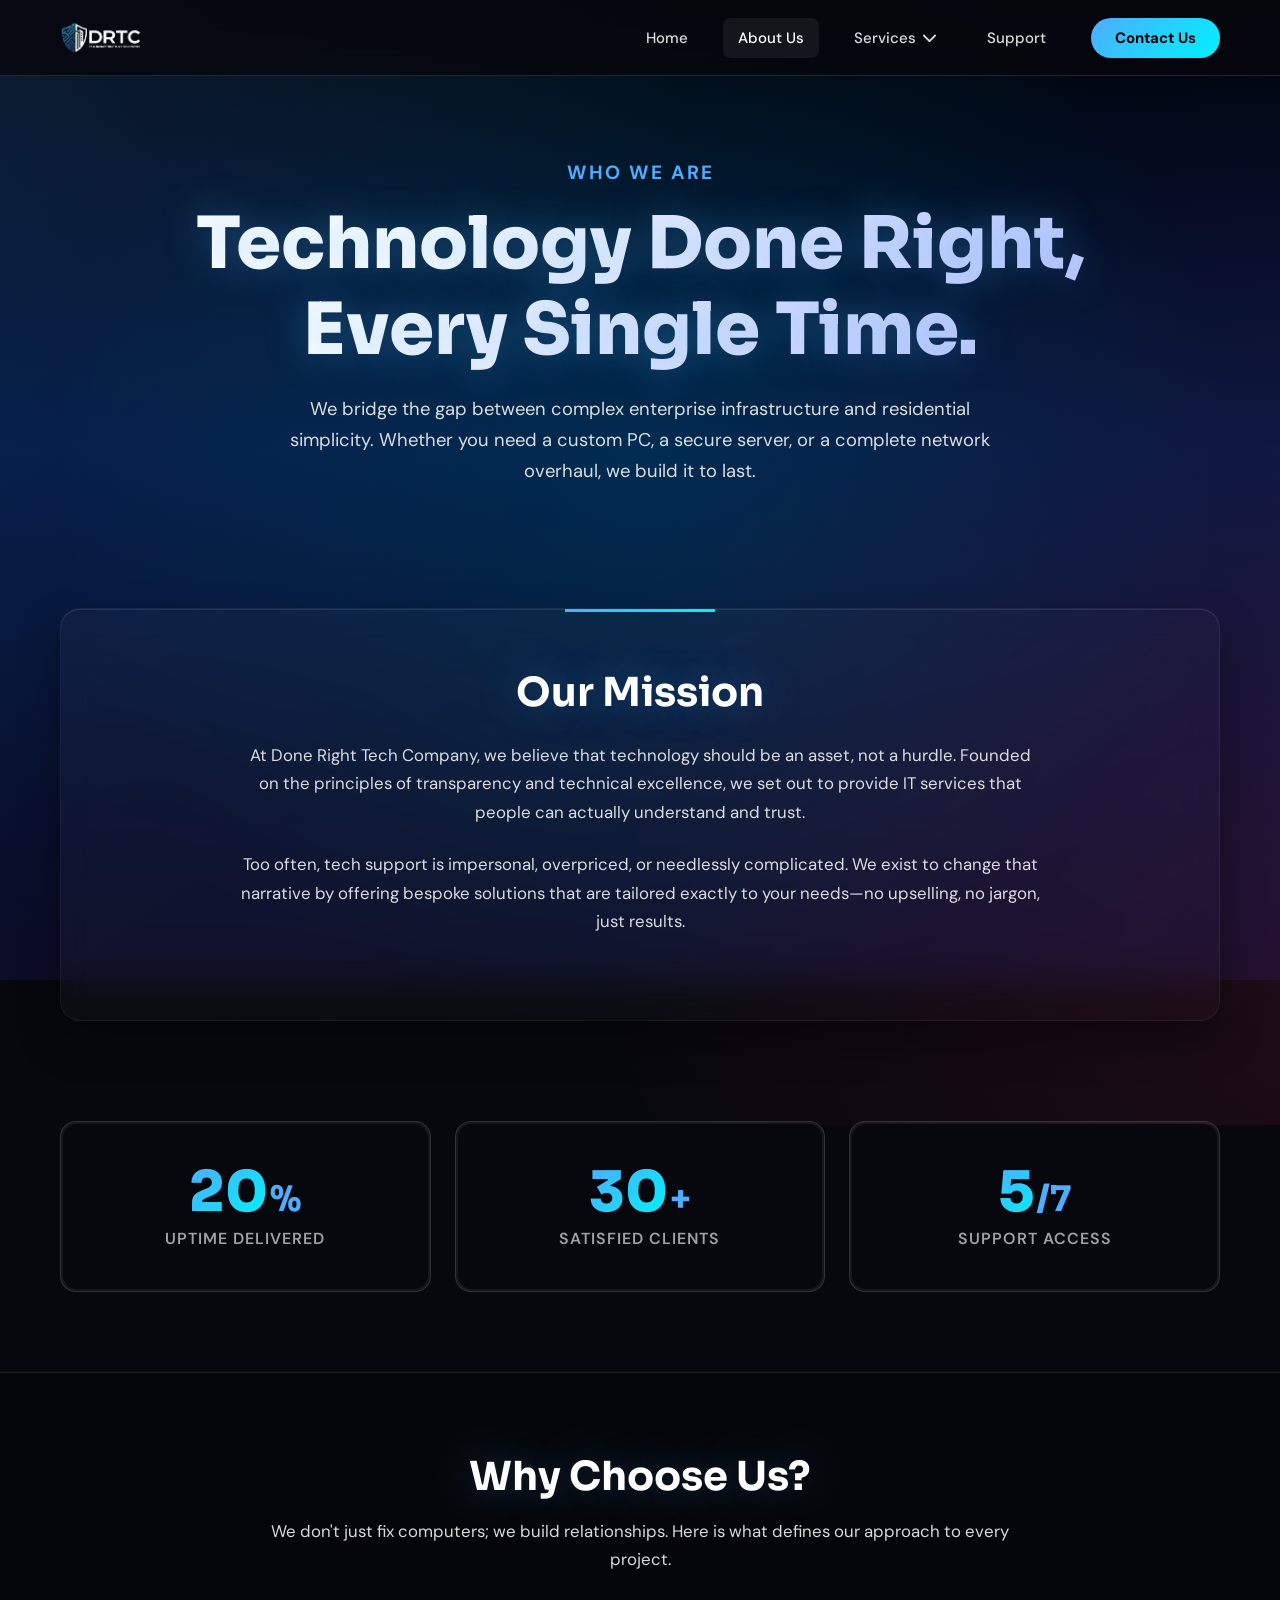
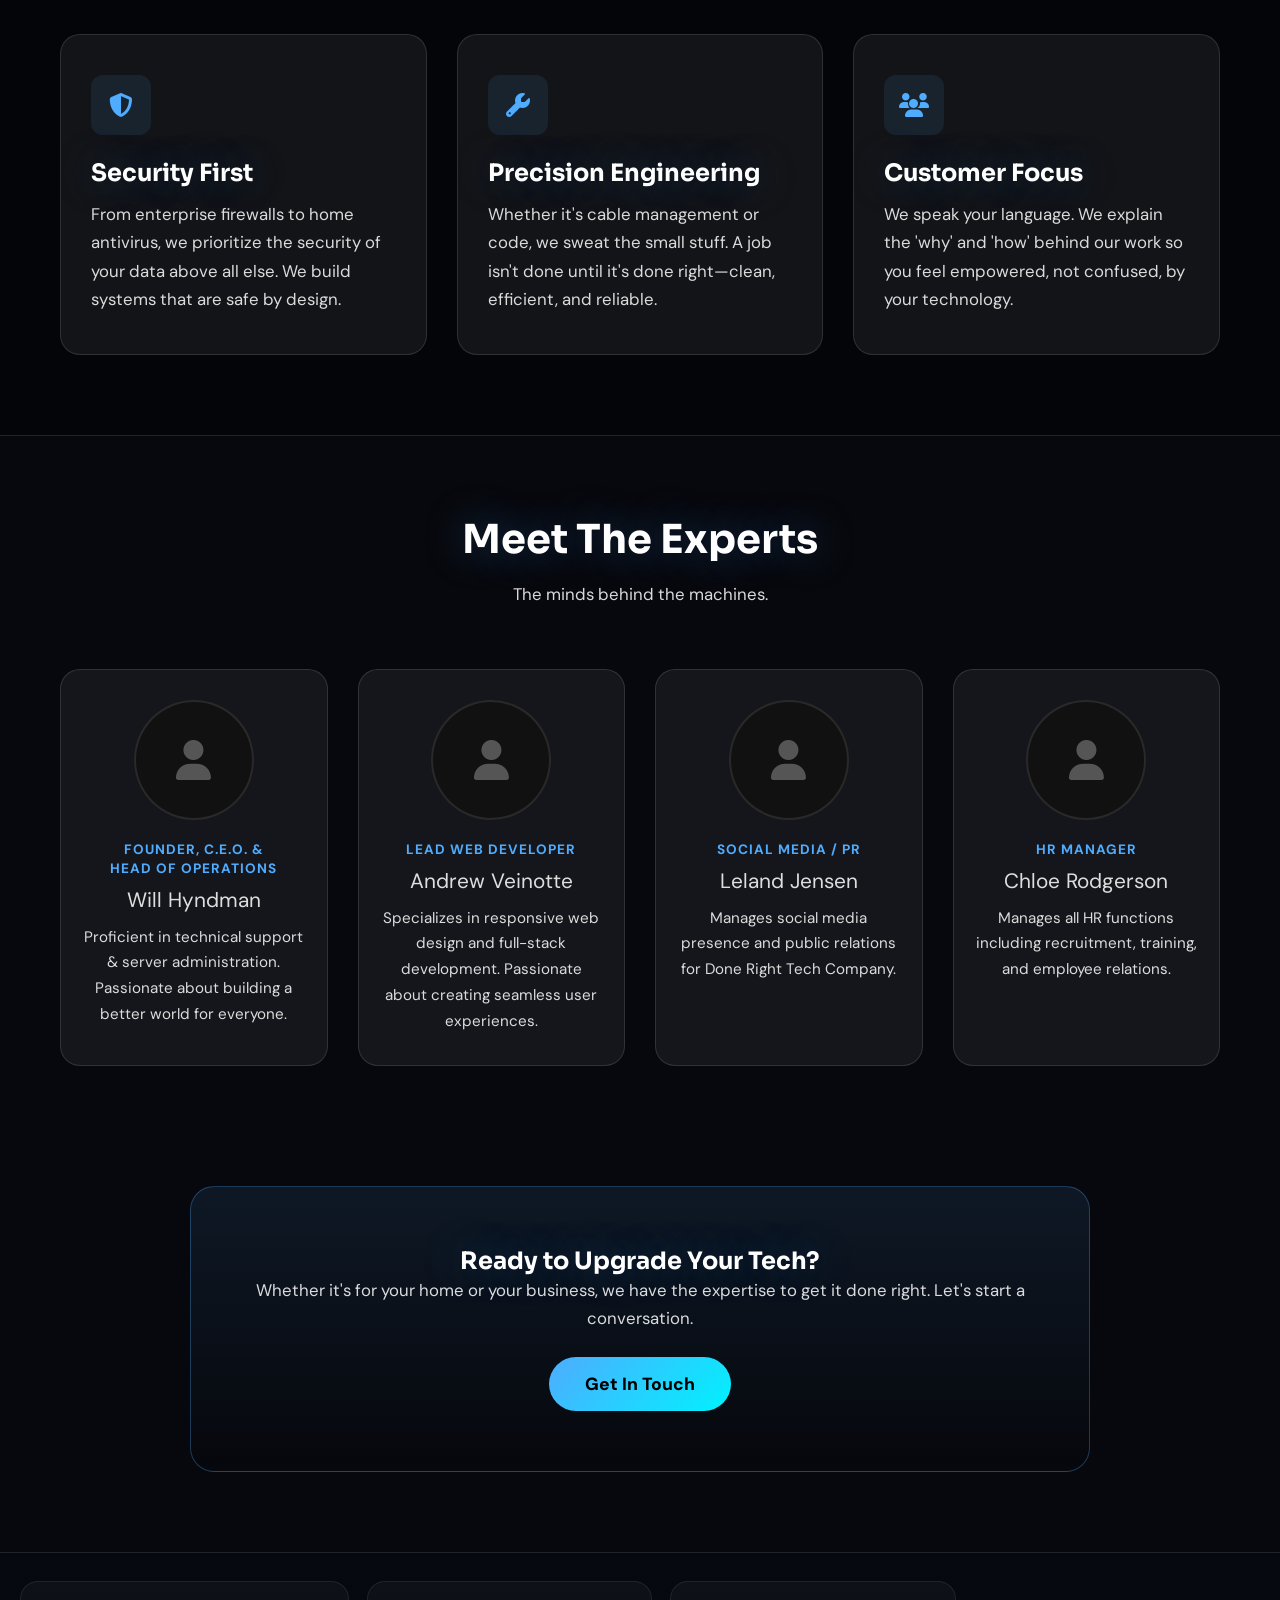
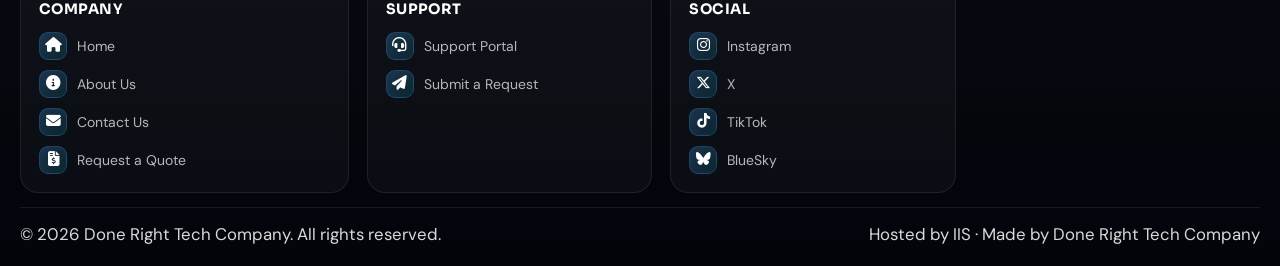
<file: about.html>
<!DOCTYPE html>
<html lang="en">
<head>
    <meta charset="UTF-8">
    <meta name="viewport" content="width=device-width, initial-scale=1.0">
    <title>About Us | Done Right Tech Company</title>
    <link rel="icon" type="image/x-icon" href="/images/favicon.png">
    
    <!-- External Fonts & Icons -->
    <link href="https://fonts.googleapis.com/css2?family=DM+Sans:ital,opsz,wght@0,9..40,400;0,9..40,500;0,9..40,600;0,9..40,700;1,9..40,400&family=Sora:wght@400;500;600;700;800&display=swap" rel="stylesheet">
    <link rel="stylesheet" href="https://cdnjs.cloudflare.com/ajax/libs/font-awesome/6.7.2/css/all.min.css">

    <style>
        /* ========================================================
           CORE SITE STYLES
           ======================================================== */
        *, ::before, ::after { box-sizing: border-box; }
        * { border: 0; margin: 0; padding: 0; }

        body {
            -webkit-font-smoothing: antialiased;
            font-family: 'DM Sans', system-ui, -apple-system, Segoe UI, Roboto, Arial;
            font-optical-sizing: auto;
            background: #07080d;
            color: rgba(255, 255, 255, 0.86);
            min-height: 100vh;
            overflow-x: hidden;
            display: flex;
            flex-direction: column;
        }

        body::before {
            content: "";
            position: fixed;
            inset: -80px;
            background: linear-gradient(180deg, rgba(0,0,0,0.82) 0%, rgba(0,26,77,0.78) 50%, rgba(13,13,43,0.84) 100%);
            pointer-events: none;
            z-index: -1;
            transform: translateZ(0);
        }

        /* Ambient Background Orbs */
        body::after {
            content: ""; position: fixed; top: 50%; left: 50%; width: 150vw; height: 150vh;
            transform: translate(-50%, -50%);
            background: 
                radial-gradient(circle at 10% 20%, rgba(79, 172, 254, 0.15) 0%, transparent 40%),
                radial-gradient(circle at 90% 80%, rgba(255, 42, 95, 0.12) 0%, transparent 40%),
                radial-gradient(circle at 50% 50%, rgba(0, 242, 254, 0.1) 0%, transparent 50%);
            pointer-events: none; z-index: -1; animation: drift 20s infinite alternate linear; mix-blend-mode: screen;
        }

        @keyframes drift {
            0% { transform: translate(-50%, -50%) rotate(0deg) scale(1); }
            50% { transform: translate(-45%, -55%) rotate(10deg) scale(1.1); }
            100% { transform: translate(-55%, -45%) rotate(-10deg) scale(0.9); }
        }

        button, input, textarea, select { font-family: inherit; font-size: 100%; color: inherit; background: transparent; }
        a { color: inherit; text-decoration: none; }
        a:focus-visible, button:focus-visible { outline: 2px solid var(--primary); outline-offset: 3px; }
        
        .skip-link {
            position: absolute; top: -100px; left: 16px; z-index: 1000;
            padding: 12px 20px; background: var(--primary); color: #000;
            font-weight: 700; border-radius: 8px; transition: top 0.2s ease;
        }
        .skip-link:focus { top: 16px; }

        /* --- THEME VARIABLES --- */
        :root {
            --bg: #07080d;
            --panel: rgba(255, 255, 255, 0.06);
            --panel-hover: rgba(255, 255, 255, 0.12);
            --text: rgba(255, 255, 255, 0.86);
            --muted: rgba(255, 255, 255, 0.62);
            --border: rgba(255, 255, 255, 0.12);
            --shadow: 0 18px 50px rgba(0, 0, 0, 0.55);
            --primary: #4facfe;
            --primary-gradient: linear-gradient(135deg, #4facfe 0%, #00f2fe 100%);
        }

        /* ================= NEW NAVBAR (DESKTOP & MOBILE) ================= */
        .site-header {
            position: fixed; top: 0; left: 0; right: 0; z-index: 1000;
            background: rgba(7, 8, 13, 0.85);
            backdrop-filter: blur(16px); -webkit-backdrop-filter: blur(16px);
            border-bottom: 1px solid var(--border); transition: all 0.3s ease;
        }
        .site-header.scrolled { padding: 5px 0; background: rgba(7, 8, 13, 0.98); }
        
        .nav-container {
            max-width: 1200px; margin: 0 auto; padding: 15px 20px;
            display: flex; align-items: center; justify-content: space-between;
        }
        .nav-brand img { max-height: 45px; width: auto; display: block; }
        .main-nav { display: flex; align-items: center; gap: 30px; }
        .nav-list { display: flex; align-items: center; gap: 20px; list-style: none; margin: 0; padding: 0; }
        .nav-link {
            color: var(--text); font-weight: 500; font-size: 15px; display: flex; align-items: center; gap: 6px;
            padding: 10px 15px; border-radius: 8px; transition: all 0.2s ease; cursor: pointer;
        }
        .nav-link:hover, .nav-link.active { color: #fff; background: var(--panel); }

        /* Mega Menu Dropdown */
        .nav-item-dropdown { position: relative; }
        .dropdown-menu {
            position: absolute; top: 100%; left: 50%; transform: translateX(-50%) translateY(15px);
            background: #11141e; border: 1px solid var(--border); border-radius: 16px;
            box-shadow: var(--shadow); opacity: 0; visibility: hidden; transition: all 0.3s ease;
            pointer-events: none; padding: 24px; display: flex; gap: 40px; min-width: 600px;
        }
        .nav-item-dropdown::after { content: ''; position: absolute; top: 100%; left: 0; width: 100%; height: 20px; }
        .nav-item-dropdown:hover .dropdown-menu {
            opacity: 1; visibility: visible; transform: translateX(-50%) translateY(0); pointer-events: auto;
        }
        .mega-column h4 {
            color: var(--primary); font-family: 'Sora', sans-serif; font-size: 0.9rem;
            text-transform: uppercase; letter-spacing: 1px; margin-bottom: 15px; border-bottom: 1px solid var(--border); padding-bottom: 8px;
        }
        .mega-column a { display: block; color: var(--muted); font-size: 0.95rem; padding: 8px 0; transition: color 0.2s ease; }
        .mega-column a:hover { color: #fff; transform: translateX(3px); }

        .nav-btn {
            background: var(--primary-gradient); color: #000; padding: 10px 24px; border-radius: 50px;
            font-weight: 700; transition: transform 0.2s; border: none; display: inline-block; cursor: pointer; font-size: 15px;
        }
        .nav-btn:hover { transform: translateY(-2px); box-shadow: 0 8px 20px rgba(79, 172, 254, 0.3); color: #fff; }

        .mobile-toggle { display: none; background: none; border: none; color: #fff; font-size: 1.5rem; cursor: pointer; padding: 5px; }

        @media (max-width: 960px) {
            .mobile-toggle { display: block; }
            .main-nav {
                position: absolute; top: 100%; left: 0; width: 100%; background: #0b0d14; border-bottom: 1px solid var(--border);
                flex-direction: column; align-items: flex-start; padding: 20px; gap: 15px; opacity: 0; visibility: hidden;
                transform: translateY(-10px); transition: all 0.3s ease; box-shadow: 0 20px 40px rgba(0,0,0,0.8);
            }
            .main-nav.active { opacity: 1; visibility: visible; transform: translateY(0); }
            .nav-list { flex-direction: column; width: 100%; align-items: flex-start; gap: 10px; }
            .nav-list li { width: 100%; }
            .nav-link { width: 100%; justify-content: space-between; }
            .dropdown-menu {
                position: static; transform: none; width: 100%; min-width: auto; background: transparent; border: none;
                box-shadow: none; flex-direction: column; gap: 20px; padding: 10px 15px; display: none;
            }
            .nav-item-dropdown.mobile-open .dropdown-menu { display: flex; opacity: 1; visibility: visible; pointer-events: auto; }
            .nav-item-dropdown:hover .dropdown-menu { transform: none; }
            .mega-column h4 { margin-bottom: 10px; font-size: 0.85rem; }
            .nav-actions { width: 100%; display: flex; justify-content: center; margin-top: 10px; }
        }

        /* ================= ABOUT PAGE CONTENT ================= */
        .page-content { flex: 1; padding-top: 100px; display: flex; flex-direction: column; }
        .container { max-width: 1200px; margin: 0 auto; padding: 0 20px; width: 100%; }
        
        .reveal { opacity: 0; transform: translateY(40px); transition: all 0.8s cubic-bezier(0.5, 0, 0, 1); }
        .reveal.active { opacity: 1; transform: translateY(0); }
        .delay-100 { transition-delay: 100ms; }
        .delay-200 { transition-delay: 200ms; }
        .delay-300 { transition-delay: 300ms; }

        h1, h2, h3 { font-family: 'Sora', sans-serif; color: #fff; line-height: 1.2; text-shadow: 0 0 40px rgba(79, 172, 254, 0.35); }
        p { color: rgba(255, 255, 255, 0.85); line-height: 1.7; font-size: 1.05rem; }

        /* HERO */
        .about-hero { padding: 60px 0; text-align: center; position: relative; }
        .about-hero h1 {
            font-size: clamp(2.5rem, 6vw, 4.5rem); margin: 0 auto 20px;
            background: linear-gradient(135deg, #fff 30%, #a5b4fc 100%);
            -webkit-background-clip: text; -webkit-text-fill-color: transparent; font-weight: 800;
        }
        .about-hero .subtitle {
            font-size: clamp(1rem, 2vw, 1.2rem); color: var(--primary); text-transform: uppercase;
            letter-spacing: 2px; margin-bottom: 16px; font-weight: 700; display: block;
        }
        .about-hero p { max-width: 700px; margin: 0 auto; font-size: 1.15rem; }

        /* MISSION */
        .mission-section { padding: 60px 0; }
        .mission-box {
            background: linear-gradient(145deg, rgba(255, 255, 255, 0.03) 0%, rgba(255, 255, 255, 0.01) 100%);
            border: 1px solid rgba(255, 255, 255, 0.05); border-radius: 20px; padding: 60px 40px;
            text-align: center; position: relative; overflow: hidden; backdrop-filter: blur(16px);
            box-shadow: 0 20px 40px rgba(0, 0, 0, 0.4), inset 0 1px 0 rgba(255, 255, 255, 0.1);
        }
        .mission-box::before {
            content: ''; position: absolute; top: 0; left: 50%; transform: translateX(-50%);
            width: 150px; height: 3px; background: var(--primary-gradient);
        }
        .mission-box h2 { font-size: 2.5rem; margin-bottom: 24px; }
        .mission-box p { max-width: 800px; margin: 0 auto 24px; }

        /* STATS */
        .stats-section { padding: 40px 0 80px; }
        .stats-grid { display: grid; grid-template-columns: repeat(auto-fit, minmax(250px, 1fr)); gap: 24px; }
        .stat-card {
            background: var(--panel); border: 1px solid var(--border); border-radius: 16px;
            padding: 2px; position: relative; overflow: hidden; text-align: center;
        }
        .stat-card::before {
            content: ''; position: absolute; top: -50%; left: -50%; width: 200%; height: 200%;
            background: conic-gradient(transparent, rgba(79, 172, 254, 0.4), transparent 30%);
            animation: rotateGlow 6s linear infinite; opacity: 0; transition: opacity 0.3s;
        }
        .stat-card:hover::before { opacity: 1; }
        @keyframes rotateGlow { 100% { transform: rotate(1turn); } }
        .stat-inner {
            background: var(--bg); position: relative; border-radius: 14px; z-index: 1;
            padding: 40px 20px; display: flex; flex-direction: column; align-items: center; justify-content: center;
        }
        .stat-num-wrapper { display: flex; align-items: baseline; justify-content: center; gap: 2px; margin-bottom: 8px; }
        .stat-num {
            font-family: 'Sora', sans-serif; font-size: 3.5rem; font-weight: 800; line-height: 1;
            background: var(--primary-gradient); -webkit-background-clip: text; -webkit-text-fill-color: transparent;
        }
        .stat-suffix { font-family: 'Sora', sans-serif; font-size: 2.2rem; color: var(--primary); font-weight: 700; line-height: 1; }
        .stat-label { color: var(--muted); font-size: 1rem; font-weight: 600; text-transform: uppercase; letter-spacing: 1px; }

        /* VALUES */
        .values-section { padding: 80px 0; background: rgba(0,0,0,0.3); border-top: 1px solid var(--border); border-bottom: 1px solid var(--border); }
        .section-header { text-align: center; max-width: 800px; margin: 0 auto 60px; }
        .section-header h2 { font-size: 2.5rem; margin-bottom: 16px; }
        .values-grid { display: grid; grid-template-columns: repeat(auto-fit, minmax(300px, 1fr)); gap: 30px; }
        .value-card {
            background: var(--panel); border: 1px solid var(--border); border-radius: 20px;
            padding: 40px 30px; position: relative; overflow: hidden; transition: all 0.3s ease;
        }
        .value-card:hover {
            background: var(--panel-hover); transform: translateY(-5px);
            border-color: rgba(79, 172, 254, 0.3); box-shadow: 0 15px 35px rgba(79, 172, 254, 0.15);
        }
        .icon-box {
            width: 60px; height: 60px; background: rgba(79, 172, 254, 0.1); border-radius: 12px;
            display: flex; align-items: center; justify-content: center; margin-bottom: 24px; color: var(--primary); font-size: 24px;
        }
        .value-card h3 { font-size: 1.5rem; margin-bottom: 12px; }
        
        /* TEAM */
        .team-section { padding: 80px 0; }
        .team-grid { display: grid; grid-template-columns: repeat(auto-fit, minmax(250px, 1fr)); gap: 30px; }
        .team-card {
            background: var(--panel); border: 1px solid var(--border); border-radius: 20px;
            padding: 30px 20px; text-align: center; transition: all 0.3s ease;
        }
        .team-card:hover { transform: translateY(-5px); background: var(--panel-hover); border-color: rgba(255,255,255,0.2); }
        .team-img {
            width: 120px; height: 120px; border-radius: 50%; background: #111; margin: 0 auto 20px;
            display: flex; align-items: center; justify-content: center; font-size: 2.5rem; color: #555;
            border: 2px solid rgba(255,255,255,0.1);
        }
        .team-role { color: var(--primary); font-size: 0.85rem; text-transform: uppercase; letter-spacing: 1px; margin-bottom: 8px; font-weight: 700; line-height: 1.4; }
        .team-name { font-size: 1.3rem; margin-bottom: 12px; }
        .team-bio { font-size: 0.95rem; }

        /* CTA BOX */
        .cta-section { padding: 40px 0 80px; text-align: center; }
        .cta-box {
            background: linear-gradient(180deg, rgba(79, 172, 254, 0.1) 0%, rgba(0,0,0,0) 100%);
            border: 1px solid rgba(79, 172, 254, 0.3); border-radius: 24px; padding: 60px 20px; max-width: 900px; margin: auto;
        }
        .cta-btn {
            display: inline-block; margin-top: 24px; padding: 16px 36px; background: var(--primary-gradient);
            color: #000; font-weight: 800; border-radius: 50px; font-size: 1.1rem; transition: transform 0.2s, box-shadow 0.2s;
        }
        .cta-btn:hover { transform: translateY(-4px); box-shadow: 0 10px 25px rgba(79, 172, 254, 0.4); color: #fff; }
        /* ================= FOOTER (from index.html) ================= */
        .site-footer {
            margin-top: auto; padding: 28px 20px 18px; color: var(--muted); font-size: 14px;
            border-top: 1px solid var(--border); background: linear-gradient(180deg, rgba(6, 10, 18, 0.78), rgba(2, 5, 10, 0.94));
        }
        .footer-grid { max-width: 1320px; margin: auto; display: grid; grid-template-columns: minmax(0, 1.15fr) repeat(3, minmax(0, 1fr)); gap: 18px; align-items: stretch; }
        .footer-col {
            background: rgba(255, 255, 255, 0.035); border: 1px solid rgba(255, 255, 255, 0.08);
            border-radius: 18px; padding: 18px; display: flex; flex-direction: column; gap: 10px; transition: transform 0.4s, box-shadow 0.4s;
        }
        .footer-col:hover { transform: translateY(-4px); box-shadow: 0 10px 25px rgba(79, 172, 254, 0.15); border-color: rgba(79, 172, 254, 0.3); }
        .footer-col h4 { font-family: 'Sora', sans-serif; color: #fff; font-size: 0.9rem; margin-bottom: 4px; text-transform: uppercase; letter-spacing: 0.45px; }
        .footer-link-group { display: grid; gap: 10px; }

        .footer-link {
            display: inline-flex; align-items: center; gap: 10px; color: rgba(255, 255, 255, 0.7);
            transition: color 0.18s ease, transform 0.18s ease; text-decoration: none;
        }
        .footer-link i {
            width: 28px; height: 28px; display: inline-flex; align-items: center; justify-content: center;
            border-radius: 9px; background: linear-gradient(135deg, rgba(79, 172, 254, 0.22), rgba(0, 242, 254, 0.08));
            border: 1px solid rgba(79, 172, 254, 0.24); box-shadow: inset 0 0 18px rgba(79, 172, 254, 0.08); color: #fff; font-size: 0.92rem; flex-shrink: 0;
        }
        .footer-link:hover { color: #fff; transform: translateX(4px); }

        .footer-bottom {
            max-width: 1320px; margin: 14px auto 0; padding-top: 12px; display: flex; justify-content: space-between;
            gap: 12px; align-items: flex-end; color: var(--muted); font-size: 13px; border-top: 1px solid rgba(255, 255, 255, 0.08);
        }

        /* Mobile Adjustments */
        @media (max-width: 980px) { .footer-grid { grid-template-columns: repeat(2, minmax(0, 1fr)); } }
        @media (max-width: 640px) {
            .footer-grid { grid-template-columns: 1fr; }
            .footer-bottom { flex-direction: column; align-items: flex-start; text-align: left; }
        }

        
        @media (max-width: 768px) {
            .mission-box { padding: 40px 20px; }
            .about-hero h1 { font-size: 2.5rem; }
            
        }
    </style>
</head>
<body>

<a href="#main-content" class="skip-link">Skip to main content</a>

<!-- ================= NAVIGATION BAR ================= -->
<header class="site-header" id="siteHeader">
    <div class="nav-container">
        <a class="nav-brand" href="index.html">
            <!-- Static placeholder logo -->
            <img src="images/DRTC-Logo.png" onerror="this.onerror=null; this.src='https://placehold.co/380x100/07080d/4facfe?text=DRTC+Tech';" alt="DRTC Logo">
        </a>

        <button class="mobile-toggle" id="mobileToggle" aria-label="Toggle menu">
            <i class="fa-solid fa-bars"></i>
        </button>

        <nav class="main-nav" id="mainNav">
            <ul class="nav-list">
                <li><a class="nav-link" href="index.html">Home</a></li>
                <li><a class="nav-link active" href="about.html">About Us</a></li>
                
                <!-- Mega Menu Dropdown -->
                <li class="nav-item-dropdown">
                    <a class="nav-link" href="services.html" id="servicesToggle">
                        Services <i class="fa-solid fa-chevron-down"></i>
                    </a>
                    <div class="dropdown-menu">
                        <div class="mega-column">
                            <h4>Digital</h4>
                            <a href="services.html?open=web-development">Web Development</a>
                            <a href="services.html?open=infrastructure-hosting">Cloud Hosting</a>
                            <a href="services.html?open=server-configuration">Server Config</a>
                        </div>
                        <div class="mega-column">
                            <h4>Residential</h4>
                            <a href="services.html?open=pc-building">PC Building</a>
                            <a href="services.html?open=hardware-support">Hardware Repair</a>
                            <a href="services.html?open=software-support">Software Support</a>
                        </div>
                        <div class="mega-column">
                            <h4>Networking</h4>
                            <a href="services.html?open=enterprise-networking">Enterprise Networks</a>
                            <a href="services.html?open=home-networking">Home Networking</a>
                            <a href="services.html?open=voip-setup">VoIP Setup</a>
                        </div>
                    </div>
                </li>

                <li><a class="nav-link" href="support.html">Support</a></li>
            </ul>
            <div class="nav-actions">
                <a href="contact.html" class="nav-btn">Contact Us</a>
            </div>
        </nav>
    </div>
</header>

<!-- ================= MAIN CONTENT ================= -->
<main class="page-content" id="main-content">
    
    <!-- HERO -->
    <section class="about-hero reveal">
        <div class="container">
            <span class="subtitle reveal delay-100">Who We Are</span>
            <h1 class="reveal delay-200">Technology Done Right,<br>Every Single Time.</h1>
            <p class="reveal delay-300">
                We bridge the gap between complex enterprise infrastructure and residential simplicity. 
                Whether you need a custom PC, a secure server, or a complete network overhaul, we build it to last.
            </p>
        </div>
    </section>

    <!-- MISSION -->
    <section class="mission-section reveal">
        <div class="container">
            <div class="mission-box">
                <h2>Our Mission</h2>
                <p>
                    At Done Right Tech Company, we believe that technology should be an asset, not a hurdle. Founded on the principles of transparency and technical excellence, we set out to provide IT services that people can actually understand and trust.
                </p>
                <p>
                    Too often, tech support is impersonal, overpriced, or needlessly complicated. We exist to change that narrative by offering bespoke solutions that are tailored exactly to your needs—no upselling, no jargon, just results.
                </p>
            </div>
        </div>
    </section>

    <!-- STATS -->
    <section class="stats-section reveal">
        <div class="container">
            <div class="stats-grid">
                <div class="stat-card">
                    <div class="stat-inner">
                        <div class="stat-num-wrapper">
                            <div class="stat-num" data-target="99">0</div><span class="stat-suffix">%</span>
                        </div>
                        <div class="stat-label">Uptime Delivered</div>
                    </div>
                </div>
                <div class="stat-card reveal delay-100">
                    <div class="stat-inner">
                        <div class="stat-num-wrapper">
                            <div class="stat-num" data-target="150">0</div><span class="stat-suffix">+</span>
                        </div>
                        <div class="stat-label">Satisfied Clients</div>
                    </div>
                </div>
                <div class="stat-card reveal delay-200">
                    <div class="stat-inner">
                        <div class="stat-num-wrapper">
                            <div class="stat-num" data-target="24">0</div><span class="stat-suffix">/7</span>
                        </div>
                        <div class="stat-label">Support Access</div>
                    </div>
                </div>
            </div>
        </div>
    </section>

    <!-- VALUES -->
    <section class="values-section">
        <div class="container">
            <div class="section-header reveal">
                <h2>Why Choose Us?</h2>
                <p>We don't just fix computers; we build relationships. Here is what defines our approach to every project.</p>
            </div>
            
            <div class="values-grid">
                <div class="value-card reveal delay-100">
                    <div class="icon-box"><i class="fa-solid fa-shield-halved"></i></div>
                    <h3>Security First</h3>
                    <p>From enterprise firewalls to home antivirus, we prioritize the security of your data above all else. We build systems that are safe by design.</p>
                </div>

                <div class="value-card reveal delay-200">
                    <div class="icon-box"><i class="fa-solid fa-wrench"></i></div>
                    <h3>Precision Engineering</h3>
                    <p>Whether it's cable management or code, we sweat the small stuff. A job isn't done until it's done right—clean, efficient, and reliable.</p>
                </div>

                <div class="value-card reveal delay-300">
                    <div class="icon-box"><i class="fa-solid fa-users"></i></div>
                    <h3>Customer Focus</h3>
                    <p>We speak your language. We explain the 'why' and 'how' behind our work so you feel empowered, not confused, by your technology.</p>
                </div>
            </div>
        </div>
    </section>

    <!-- TEAM -->
    <section class="team-section">
        <div class="container">
            <div class="section-header reveal">
                <h2>Meet The Experts</h2>
                <p>The minds behind the machines.</p>
            </div>
            
            <div class="team-grid">
                <!-- Team Member 1 -->
                <div class="team-card reveal delay-100">
                    <div class="team-img"><i class="fa-solid fa-user"></i></div>
                    <div class="team-role">Founder, C.E.O. &<br>Head of Operations</div>
                    <div class="team-name">Will Hyndman</div>
                    <p class="team-bio">Proficient in technical support & server administration. Passionate about building a better world for everyone.</p>
                </div>

                <!-- Team Member 2 -->
                <div class="team-card reveal delay-200">
                    <div class="team-img"><i class="fa-solid fa-user"></i></div>
                    <div class="team-role">Lead Web Developer</div>
                    <div class="team-name">Andrew Veinotte</div>
                    <p class="team-bio">Specializes in responsive web design and full-stack development. Passionate about creating seamless user experiences.</p>
                </div>

                <!-- Team Member 3 -->
                <div class="team-card reveal delay-300">
                    <div class="team-img"><i class="fa-solid fa-user"></i></div>
                    <div class="team-role">Social Media / PR</div>
                    <div class="team-name">Leland Jensen</div>
                    <p class="team-bio">Manages social media presence and public relations for Done Right Tech Company.</p>
                </div>

                <!-- Team Member 4 -->
                <div class="team-card reveal delay-100">
                    <div class="team-img"><i class="fa-solid fa-user"></i></div>
                    <div class="team-role">HR Manager</div>
                    <div class="team-name">Chloe Rodgerson</div>
                    <p class="team-bio">Manages all HR functions including recruitment, training, and employee relations.</p>
                </div>
            </div>
        </div>
    </section>

    <!-- CTA -->
    <section class="cta-section reveal">
        <div class="container">
            <div class="cta-box">
                <h2>Ready to Upgrade Your Tech?</h2>
                <p>Whether it's for your home or your business, we have the expertise to get it done right. Let's start a conversation.</p>
                <a href="contact.html" class="cta-btn">Get In Touch</a>
            </div>
        </div>
    </section>

</main>

<!-- ================= FOOTER ================= -->
<footer class="site-footer">
    <div class="footer-grid">
        <div class="footer-col">
            <h4>Company</h4>
            <div class="footer-link-group">
                <a href="index.html" class="footer-link"><i class="fa-solid fa-house"></i> Home</a>
                <a href="about.html" class="footer-link"><i class="fa-solid fa-circle-info"></i> About Us</a>
                <a href="contact.html" class="footer-link"><i class="fa-solid fa-envelope"></i> Contact Us</a>
                <a href="quote.html" class="footer-link"><i class="fa-solid fa-file-invoice-dollar"></i> Request a Quote</a>
            </div>
        </div>

        <div class="footer-col">
            <h4>Support</h4>
            <div class="footer-link-group">
                <a href="support.html" class="footer-link"><i class="fa-solid fa-headset"></i> Support Portal</a>
                <a href="quote.html" class="footer-link"><i class="fa-solid fa-paper-plane"></i> Submit a Request</a>
            </div>
        </div>

        <div class="footer-col">
            <h4>Social</h4>
            <div class="footer-link-group">
                <a href="https://www.instagram.com/donerighttechco" target="_blank" rel="noopener" class="footer-link"><i class="fa-brands fa-instagram"></i> Instagram</a>
                <a href="https://x.com/donerighttechco" target="_blank" rel="noopener" class="footer-link"><i class="fa-brands fa-x-twitter"></i> X</a>
                <a href="https://www.tiktok.com/@donerighttechco" target="_blank" rel="noopener" class="footer-link"><i class="fa-brands fa-tiktok"></i> TikTok</a>
                <a href="https://bsky.app/profile/done-righttechco.bsky.social" target="_blank" rel="noopener" class="footer-link"><i class="fa-brands fa-bluesky"></i> BlueSky</a>
            </div>
        </div>
    </div>
    
    <div class="footer-bottom">
        <p class="footer-copy">&copy; 2026 Done Right Tech Company. All rights reserved.</p>
        <p class="footer-note">Hosted by IIS &middot; Made by Done Right Tech Company</p>
    </div>
</footer>

<script>
    // =========================================
    // UI LOGIC (Navbar, Scrolls, Stats)
    // =========================================

    // 1. NAVBAR LOGIC
    (() => {
        const header = document.getElementById("siteHeader");
        const mobileToggle = document.getElementById("mobileToggle");
        const mainNav = document.getElementById("mainNav");
        const servicesToggle = document.getElementById("servicesToggle");
        const dropdownParent = servicesToggle.parentElement;

        window.addEventListener("scroll", () => {
            if (window.scrollY > 20) header.classList.add("scrolled");
            else header.classList.remove("scrolled");
        });

        mobileToggle.addEventListener("click", (e) => {
            e.stopPropagation();
            mainNav.classList.toggle("active");
            const icon = mobileToggle.querySelector('i');
            if (mainNav.classList.contains('active')) {
                icon.classList.remove('fa-bars');
                icon.classList.add('fa-xmark');
            } else {
                icon.classList.remove('fa-xmark');
                icon.classList.add('fa-bars');
            }
        });

        servicesToggle.addEventListener("click", (e) => {
            if (window.innerWidth <= 960) {
                e.preventDefault();
                dropdownParent.classList.toggle("mobile-open");
            }
        });

        document.addEventListener("click", (e) => {
            if (!header.contains(e.target) && mainNav.classList.contains("active")) {
                mainNav.classList.remove("active");
                mobileToggle.querySelector('i').classList.replace('fa-xmark', 'fa-bars');
                dropdownParent.classList.remove("mobile-open");
            }
        });
    })();

    // 2. SCROLL REVEALS & STATS COUNTER
    (() => {
        const observerOptions = { threshold: 0.1, rootMargin: "0px 0px -50px 0px" };
        
        const observer = new IntersectionObserver((entries) => {
            entries.forEach(entry => {
                if (entry.isIntersecting) {
                    entry.target.classList.add('active');
                    
                    // Stat Counters
                    const counters = entry.target.querySelectorAll('.stat-num');
                    counters.forEach(counter => {
                        if (!counter.classList.contains('counted')) {
                            counter.classList.add('counted');
                            const target = +counter.getAttribute('data-target');
                            const duration = 2000;
                            const step = target / (duration / 16);
                            let current = 0;
                            
                            const updateCounter = () => {
                                current += step;
                                if (current < target) {
                                    counter.innerText = Math.ceil(current);
                                    requestAnimationFrame(updateCounter);
                                } else {
                                    counter.innerText = target;
                                }
                            };
                            updateCounter();
                        }
                    });
                    observer.unobserve(entry.target);
                }
            });
        }, observerOptions);

        document.querySelectorAll('.reveal').forEach(el => observer.observe(el));
    })();
</script>

</body>
</html>
</file>
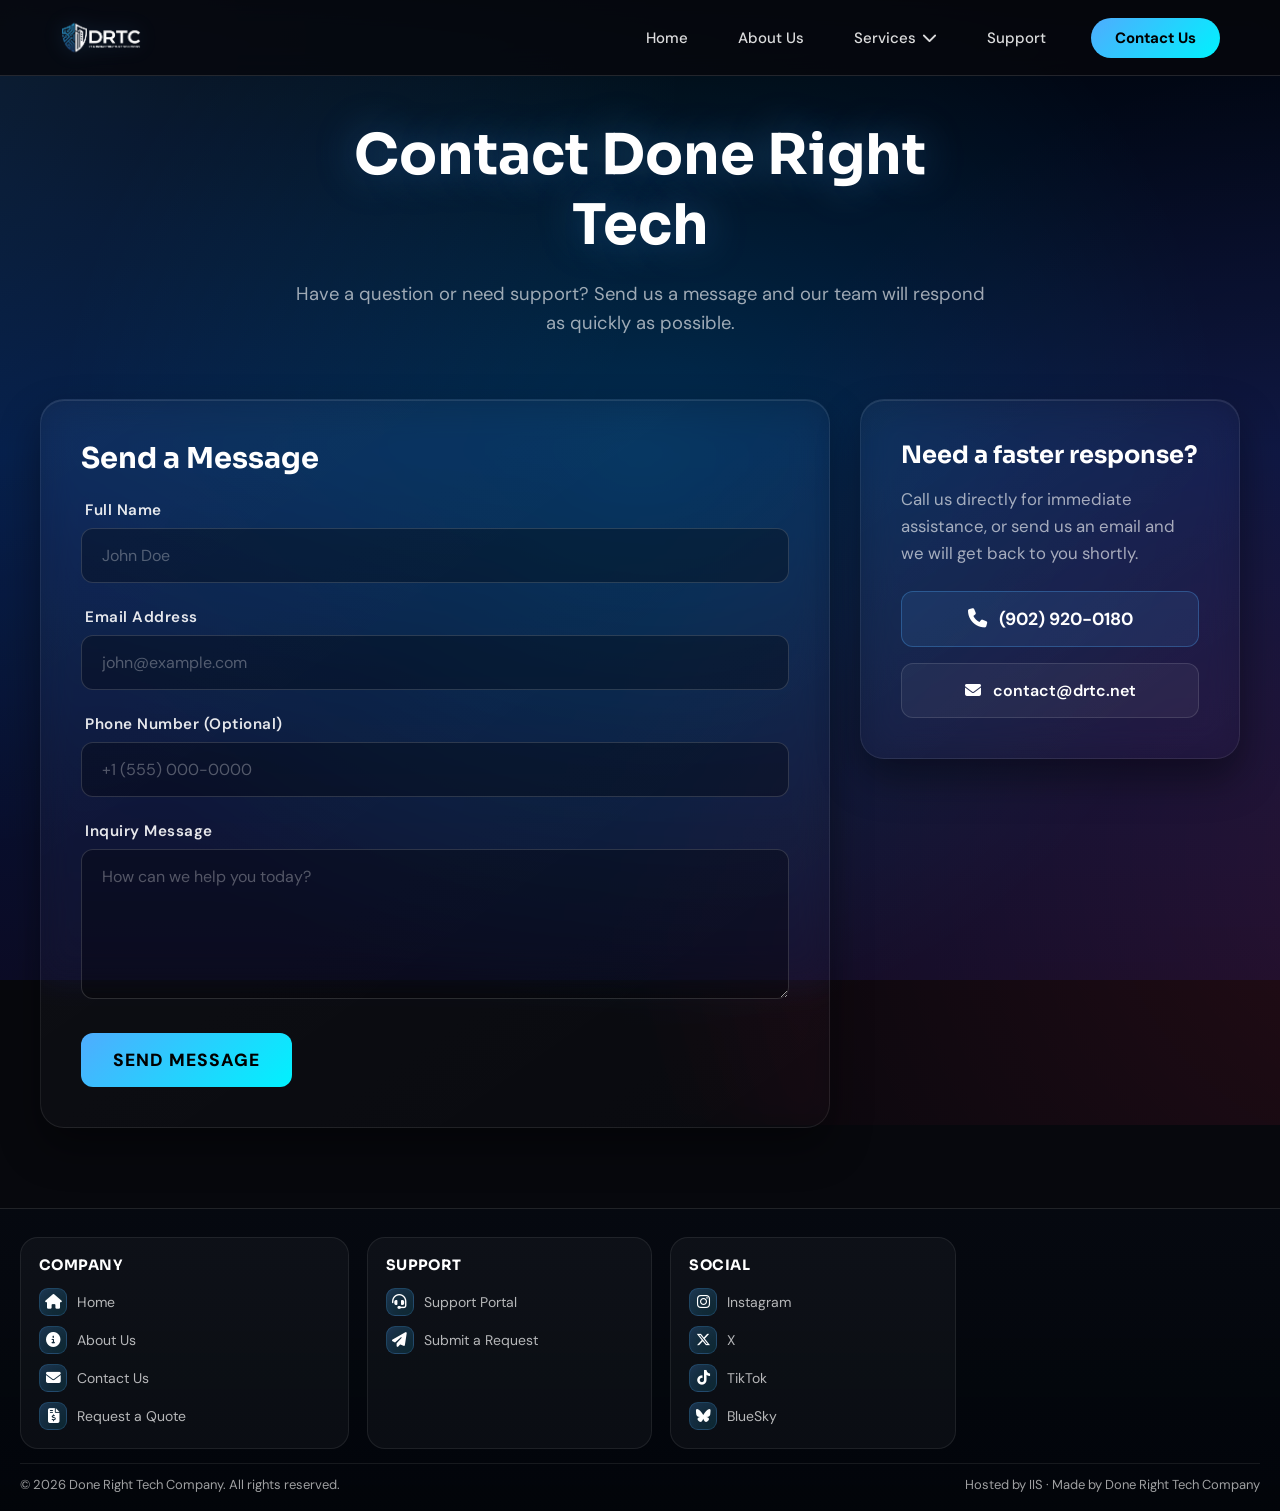
<file: contact.html>
<!DOCTYPE html>
<html lang="en">
<head>
    <meta charset="UTF-8">
    <meta name="viewport" content="width=device-width, initial-scale=1.0">
    <title>Contact | Done Right Tech Company</title>
    <link rel="icon" href="images/favicon.png" type="image/png">
    
    <!-- External Fonts & Icons -->
    <link href="https://fonts.googleapis.com/css2?family=DM+Sans:ital,opsz,wght@0,9..40,400;0,9..40,500;0,9..40,600;0,9..40,700;1,9..40,400&family=Sora:wght@400;500;600;700;800&display=swap" rel="stylesheet">
    <link rel="stylesheet" href="https://cdnjs.cloudflare.com/ajax/libs/font-awesome/6.7.2/css/all.min.css">

    <style>
        *, ::before, ::after { box-sizing: border-box; }
        * { border: 0; margin: 0; padding: 0; }

        :root {
            --bg: #07080d;
            --panel: rgba(255, 255, 255, 0.06);
            --panel2: rgba(255, 255, 255, 0.08);
            --text: rgba(255, 255, 255, 0.86);
            --muted: rgba(255, 255, 255, 0.62);
            --border: rgba(255, 255, 255, 0.12);
            --shadow: 0 18px 50px rgba(0, 0, 0, 0.55);
            --primary: #4facfe;
            --primary-gradient: linear-gradient(135deg, #4facfe 0%, #00f2fe 100%);
        }

        body {
            -webkit-font-smoothing: antialiased;
            font-family: 'DM Sans', system-ui, -apple-system, Segoe UI, Roboto, Arial;
            font-optical-sizing: auto;
            background: #07080d;
            color: var(--text);
            min-height: 100vh;
            overflow-x: hidden;
            display: flex; 
            flex-direction: column; 
            position: relative;
            z-index: 0;
        }

        /* Animated Ambient Background */
        body::before {
            content: ""; position: fixed; inset: -80px;
            background: linear-gradient(180deg, rgba(0,0,0,0.82) 0%, rgba(0,26,77,0.78) 50%, rgba(13,13,43,0.84) 100%);
            pointer-events: none; z-index: -1; transform: translateZ(0);
        }
        body::after {
            content: ""; position: fixed; top: 50%; left: 50%; width: 150vw; height: 150vh;
            transform: translate(-50%, -50%);
            background: 
                radial-gradient(circle at 10% 20%, rgba(79, 172, 254, 0.15) 0%, transparent 40%),
                radial-gradient(circle at 90% 80%, rgba(255, 42, 95, 0.12) 0%, transparent 40%),
                radial-gradient(circle at 50% 50%, rgba(0, 242, 254, 0.1) 0%, transparent 50%);
            pointer-events: none; z-index: -1; animation: drift 20s infinite alternate linear; mix-blend-mode: screen;
        }

        @keyframes drift {
            0% { transform: translate(-50%, -50%) rotate(0deg) scale(1); }
            50% { transform: translate(-45%, -55%) rotate(10deg) scale(1.1); }
            100% { transform: translate(-55%, -45%) rotate(-10deg) scale(0.9); }
        }

        button, input, textarea, select { font-family: inherit; font-size: 100%; color: inherit; background: transparent; }
        a { color: inherit; text-decoration: none; }
        a:focus-visible, button:focus-visible { outline: 2px solid var(--primary); outline-offset: 3px; }
        
        .skip-link {
            position: absolute; top: -100px; left: 16px; z-index: 1000; padding: 12px 20px;
            background: var(--primary); color: #000; font-weight: 700; border-radius: 8px; transition: top 0.2s ease;
        }
        .skip-link:focus { top: 16px; }

        .site-header {
            position: fixed; top: 0; left: 0; right: 0; z-index: 1000;
            background: rgba(7, 8, 13, 0.85); backdrop-filter: blur(16px); -webkit-backdrop-filter: blur(16px);
            border-bottom: 1px solid var(--border); transition: all 0.3s ease;
        }
        .site-header.scrolled { padding: 5px 0; background: rgba(7, 8, 13, 0.98); }
        
        .nav-container {
            max-width: 1200px; margin: 0 auto; padding: 15px 20px;
            display: flex; align-items: center; justify-content: space-between;
        }
        .nav-brand img { max-height: 45px; width: auto; display: block; filter: drop-shadow(0 0 10px rgba(79, 172, 254, 0.2)); }
        
        .main-nav { display: flex; align-items: center; gap: 30px; }
        .nav-list { display: flex; align-items: center; gap: 20px; list-style: none; margin: 0; padding: 0; }
        .nav-link {
            color: var(--text); font-weight: 500; font-size: 15px; display: flex; align-items: center; gap: 6px;
            padding: 10px 15px; border-radius: 8px; transition: all 0.2s ease; cursor: pointer;
        }
        .nav-link:hover, .nav-link.active { color: #fff; background: var(--panel); }

        .nav-item-dropdown { position: relative; }
        .dropdown-menu {
            position: absolute; top: 100%; left: 50%; transform: translateX(-50%) translateY(15px);
            background: #11141e; border: 1px solid var(--border); border-radius: 16px; box-shadow: var(--shadow);
            opacity: 0; visibility: hidden; transition: all 0.3s ease; pointer-events: none;
            padding: 24px; display: flex; gap: 40px; min-width: 600px;
        }
        .nav-item-dropdown::after { content: ''; position: absolute; top: 100%; left: 0; width: 100%; height: 20px; }
        .nav-item-dropdown:hover .dropdown-menu { opacity: 1; visibility: visible; transform: translateX(-50%) translateY(0); pointer-events: auto; }

        .mega-column h4 {
            color: var(--primary); font-family: 'Sora', sans-serif; font-size: 0.9rem; text-transform: uppercase;
            letter-spacing: 1px; margin-bottom: 15px; border-bottom: 1px solid var(--border); padding-bottom: 8px;
        }
        .mega-column a { display: block; color: var(--muted); font-size: 0.95rem; padding: 8px 0; transition: color 0.2s ease; }
        .mega-column a:hover { color: #fff; transform: translateX(3px); }

        .nav-btn {
            background: var(--primary-gradient); color: #000; padding: 10px 24px; border-radius: 50px;
            font-weight: 700; transition: transform 0.2s, box-shadow 0.2s; border: none; display: inline-block; cursor: pointer; font-size: 15px;
        }
        .nav-btn:hover { transform: translateY(-2px); box-shadow: 0 8px 20px rgba(79, 172, 254, 0.3); color: #fff; }
        .mobile-toggle { display: none; background: none; border: none; color: #fff; font-size: 1.5rem; cursor: pointer; padding: 5px; }

        @media (max-width: 960px) {
            .mobile-toggle { display: block; }
            .main-nav {
                position: absolute; top: 100%; left: 0; width: 100%; background: #0b0d14; border-bottom: 1px solid var(--border);
                flex-direction: column; align-items: flex-start; padding: 20px; gap: 15px; opacity: 0; visibility: hidden;
                transform: translateY(-10px); transition: all 0.3s ease; box-shadow: 0 20px 40px rgba(0,0,0,0.8);
            }
            .main-nav.active { opacity: 1; visibility: visible; transform: translateY(0); }
            .nav-list { flex-direction: column; width: 100%; align-items: flex-start; gap: 10px; }
            .nav-list li { width: 100%; }
            .nav-link { width: 100%; justify-content: space-between; }
            .dropdown-menu {
                position: static; transform: none; width: 100%; min-width: auto; background: transparent; border: none;
                box-shadow: none; flex-direction: column; gap: 20px; padding: 10px 15px; display: none;
            }
            .nav-item-dropdown.mobile-open .dropdown-menu { display: flex; opacity: 1; visibility: visible; pointer-events: auto; }
            .nav-item-dropdown:hover .dropdown-menu { transform: none; }
            .nav-actions { width: 100%; display: flex; justify-content: center; margin-top: 10px; }
        }

        .page-content { flex: 1; padding: 120px 20px 80px; display: flex; flex-direction: column; align-items: center; }
        .container { max-width: 1200px; width: 100%; margin: 0 auto; }
        
        .reveal { opacity: 0; transform: translateY(40px); transition: all 0.8s cubic-bezier(0.5, 0, 0, 1); }
        .reveal.active { opacity: 1; transform: translateY(0); }

        .hero-header { text-align: center; margin-bottom: 60px; max-width: 700px; margin-left: auto; margin-right: auto; }
        .hero-header h1 { font-family: 'Sora', sans-serif; font-size: clamp(2.5rem, 5vw, 3.5rem); margin-bottom: 20px; color: #fff; text-shadow: 0 0 40px rgba(79, 172, 254, 0.35); }
        .hero-header p { font-size: 1.15rem; color: var(--muted); line-height: 1.6; }

        .contact-layout {
            display: grid;
            grid-template-columns: 1fr 380px;
            gap: 30px;
            align-items: start;
        }

        .glass-panel {
            background: linear-gradient(145deg, rgba(255, 255, 255, 0.04) 0%, rgba(255, 255, 255, 0.01) 100%);
            border: 1px solid rgba(255, 255, 255, 0.08);
            border-radius: 24px;
            padding: 40px;
            backdrop-filter: blur(16px);
            -webkit-backdrop-filter: blur(16px);
            box-shadow: 0 20px 40px rgba(0,0,0,0.4), inset 0 1px 0 rgba(255, 255, 255, 0.1);
        }

        .form-wrapper h2 { font-family: 'Sora', sans-serif; font-size: 1.8rem; margin-bottom: 24px; color: #fff; }
        
        .fs-form { display: grid; gap: 24px; }
        .fs-field { display: flex; flex-direction: column; gap: 8px; }
        .fs-label { color: rgba(255, 255, 255, 0.9); font-size: 0.95rem; font-weight: 600; letter-spacing: 0.5px; margin-left: 4px; }
        
        .fs-input, .fs-textarea {
            background: rgba(0, 0, 0, 0.3); border: 1px solid rgba(255, 255, 255, 0.15);
            color: #fff; font-size: 1rem; padding: 16px 20px; border-radius: 12px;
            transition: all 0.3s ease; width: 100%; outline: none;
        }
        .fs-textarea { resize: vertical; min-height: 150px; }
        .fs-input:focus, .fs-textarea:focus {
            background: rgba(0, 0, 0, 0.5); border-color: var(--primary);
            box-shadow: 0 0 0 4px rgba(79, 172, 254, 0.15);
        }
        .fs-input::placeholder, .fs-textarea::placeholder { color: rgba(255, 255, 255, 0.3); }

        .fs-button {
            background: var(--primary-gradient); color: #000; border: none; padding: 16px 32px;
            border-radius: 12px; font-weight: 800; font-size: 1.1rem; cursor: pointer;
            transition: transform 0.2s, box-shadow 0.2s; text-transform: uppercase; letter-spacing: 1px; margin-top: 10px;
        }
        .fs-button:hover { transform: translateY(-3px); box-shadow: 0 12px 25px rgba(79, 172, 254, 0.4); color: #fff; }

        .call-section { position: sticky; top: 120px; }
        .call-section h2 { font-family: 'Sora', sans-serif; font-size: 1.5rem; margin-bottom: 16px; color: #fff; }
        .call-section p { color: var(--muted); font-size: 1.05rem; line-height: 1.6; margin-bottom: 24px; }

        .call-btn {
            display: flex; align-items: center; justify-content: center; gap: 12px;
            background: rgba(79, 172, 254, 0.1); border: 1px solid rgba(79, 172, 254, 0.3);
            color: #fff; padding: 16px 24px; border-radius: 12px; font-weight: 700; font-size: 1.1rem;
            transition: all 0.3s ease; text-decoration: none; margin-bottom: 16px;
        }
        .call-btn:hover { background: var(--primary-gradient); color: #000; border-color: transparent; transform: translateY(-2px); box-shadow: 0 10px 20px rgba(79, 172, 254, 0.3); }
        .call-btn i { font-size: 1.2rem; }

        .email-cta {
            display: flex; align-items: center; justify-content: center; gap: 12px;
            background: rgba(255, 255, 255, 0.05); border: 1px solid var(--border);
            color: #fff; padding: 16px 24px; border-radius: 12px; font-weight: 600; font-size: 1rem;
            transition: all 0.3s ease;
        }
        .email-cta:hover { background: rgba(255, 255, 255, 0.1); border-color: rgba(255, 255, 255, 0.2); transform: translateY(-2px); }

        @media (max-width: 960px) {
            .contact-layout { grid-template-columns: 1fr; }
            .call-section { position: static; }
            .page-content { padding-top: 100px; }
        }
        @media (max-width: 600px) {
            .glass-panel { padding: 30px 20px; }
        }

        /* ================= FOOTER (from index.html) ================= */
        .site-footer {
            margin-top: auto; padding: 28px 20px 18px; color: var(--muted); font-size: 14px;
            border-top: 1px solid var(--border); background: linear-gradient(180deg, rgba(6, 10, 18, 0.78), rgba(2, 5, 10, 0.94));
        }
        .footer-grid { max-width: 1320px; margin: auto; display: grid; grid-template-columns: minmax(0, 1.15fr) repeat(3, minmax(0, 1fr)); gap: 18px; align-items: stretch; }
        .footer-col {
            background: rgba(255, 255, 255, 0.035); border: 1px solid rgba(255, 255, 255, 0.08);
            border-radius: 18px; padding: 18px; display: flex; flex-direction: column; gap: 10px; transition: transform 0.4s, box-shadow 0.4s;
        }
        .footer-col:hover { transform: translateY(-4px); box-shadow: 0 10px 25px rgba(79, 172, 254, 0.15); border-color: rgba(79, 172, 254, 0.3); }
        .footer-col h4 { font-family: 'Sora', sans-serif; color: #fff; font-size: 0.9rem; margin-bottom: 4px; text-transform: uppercase; letter-spacing: 0.45px; }
        .footer-link-group { display: grid; gap: 10px; }

        .footer-link {
            display: inline-flex; align-items: center; gap: 10px; color: rgba(255, 255, 255, 0.7);
            transition: color 0.18s ease, transform 0.18s ease; text-decoration: none;
        }
        .footer-link i {
            width: 28px; height: 28px; display: inline-flex; align-items: center; justify-content: center;
            border-radius: 9px; background: linear-gradient(135deg, rgba(79, 172, 254, 0.22), rgba(0, 242, 254, 0.08));
            border: 1px solid rgba(79, 172, 254, 0.24); box-shadow: inset 0 0 18px rgba(79, 172, 254, 0.08); color: #fff; font-size: 0.92rem; flex-shrink: 0;
        }
        .footer-link:hover { color: #fff; transform: translateX(4px); }

        .footer-bottom {
            max-width: 1320px; margin: 14px auto 0; padding-top: 12px; display: flex; justify-content: space-between;
            gap: 12px; align-items: flex-end; color: var(--muted); font-size: 13px; border-top: 1px solid rgba(255, 255, 255, 0.08);
        }

        /* Mobile Adjustments */
        @media (max-width: 980px) { .footer-grid { grid-template-columns: repeat(2, minmax(0, 1fr)); } }
        @media (max-width: 640px) {
            .footer-grid { grid-template-columns: 1fr; }
            .footer-bottom { flex-direction: column; align-items: flex-start; text-align: left; }
        }
    </style>
</head>
<body>

<a href="#main-content" class="skip-link">Skip to main content</a>

<header class="site-header" id="siteHeader">
    <div class="nav-container">
        <a class="nav-brand" href="index.html">
            <!-- Static placeholder logo with Placehold.co fallback -->
            <img src="images/DRTC-Logo.png" onerror="this.onerror=null; this.src='https://placehold.co/380x100/07080d/4facfe?text=DRTC+Tech';" alt="DRTC Logo">
        </a>

        <button class="mobile-toggle" id="mobileToggle" aria-label="Toggle menu">
            <i class="fa-solid fa-bars"></i>
        </button>

        <nav class="main-nav" id="mainNav">
            <ul class="nav-list">
                <li><a class="nav-link" href="index.html">Home</a></li>
                <li><a class="nav-link" href="about.html">About Us</a></li>

                <!-- Mega Menu Dropdown -->
                <li class="nav-item-dropdown">
                    <a class="nav-link" href="services.html" id="servicesToggle">
                        Services <i class="fa-solid fa-chevron-down"></i>
                    </a>
                    <div class="dropdown-menu">
                        <div class="mega-column">
                            <h4>Digital</h4>
                            <a href="services.html?open=web-development">Web Development</a>
                            <a href="services.html?open=infrastructure-hosting">Cloud Hosting</a>
                            <a href="services.html?open=server-configuration">Server Config</a>
                        </div>
                        <div class="mega-column">
                            <h4>Residential</h4>
                            <a href="services.html?open=pc-building">PC Building</a>
                            <a href="services.html?open=hardware-support">Hardware Repair</a>
                            <a href="services.html?open=software-support">Software Support</a>
                        </div>
                        <div class="mega-column">
                            <h4>Networking</h4>
                            <a href="services.html?open=enterprise-networking">Enterprise Networks</a>
                            <a href="services.html?open=home-networking">Home Networking</a>
                            <a href="services.html?open=voip-setup">VoIP Setup</a>
                        </div>
                    </div>
                </li>

                <li><a class="nav-link" href="support.html">Support</a></li>
            </ul>
            <div class="nav-actions">
                <a href="contact.html" class="nav-btn active">Contact Us</a>
            </div>
        </nav>
    </div>
</header>

<main class="page-content" id="main-content">
    <div class="container">
        
        <div class="hero-header reveal">
            <h1>Contact Done Right Tech</h1>
            <p>Have a question or need support? Send us a message and our team will respond as quickly as possible.</p>
        </div>

        <div class="contact-layout">
            <!-- Form Card -->
            <div class="form-wrapper glass-panel reveal delay-100">
                <h2>Send a Message</h2>
                <form action="https://formspree.io/f/xqeqoepv" class="fs-form" target="_top" method="POST">
                    <div class="fs-field">
                        <label class="fs-label" for="name">Full Name</label>
                        <input class="fs-input" id="name" name="name" required placeholder="John Doe" />
                    </div>
                    <div class="fs-field">
                        <label class="fs-label" for="email">Email Address</label>
                        <input class="fs-input" type="email" id="email" name="email" required placeholder="john@example.com" />
                    </div>
                    <div class="fs-field">
                        <label class="fs-label" for="number">Phone Number (Optional)</label>
                        <input class="fs-input" type="tel" id="number" name="number" placeholder="+1 (555) 000-0000" />
                    </div>
                    <div class="fs-field">
                        <label class="fs-label" for="message">Inquiry Message</label>
                        <textarea class="fs-textarea" id="message" name="message" required placeholder="How can we help you today?"></textarea>
                    </div>
                    <div class="fs-button-group">
                        <button class="fs-button" type="submit">Send Message</button>
                    </div>
                </form>
            </div>

            <!-- Aside Info Card -->
            <aside class="call-section glass-panel reveal delay-200" aria-label="Contact options">
                <h2>Need a faster response?</h2>
                <p>Call us directly for immediate assistance, or send us an email and we will get back to you shortly.</p>
                
                <a href="tel:+19029200180" class="call-btn">
                    <i class="fa-solid fa-phone"></i>
                    (902) 920-0180
                </a>
                
                <a href="mailto:contact@drtc.net" class="email-cta">
                    <i class="fa-solid fa-envelope"></i>
                    contact@drtc.net
                </a>
            </aside>
        </div>

    </div>
</main>

<!-- ================= FOOTER ================= -->
<footer class="site-footer">
    <div class="footer-grid">
        <div class="footer-col">
            <h4>Company</h4>
            <div class="footer-link-group">
                <a href="index.html" class="footer-link"><i class="fa-solid fa-house"></i> Home</a>
                <a href="about.html" class="footer-link"><i class="fa-solid fa-circle-info"></i> About Us</a>
                <a href="contact.html" class="footer-link"><i class="fa-solid fa-envelope"></i> Contact Us</a>
                <a href="quote.html" class="footer-link"><i class="fa-solid fa-file-invoice-dollar"></i> Request a Quote</a>
            </div>
        </div>

        <div class="footer-col">
            <h4>Support</h4>
            <div class="footer-link-group">
                <a href="support.html" class="footer-link"><i class="fa-solid fa-headset"></i> Support Portal</a>
                <a href="quote.html" class="footer-link"><i class="fa-solid fa-paper-plane"></i> Submit a Request</a>
            </div>
        </div>

        <div class="footer-col">
            <h4>Social</h4>
            <div class="footer-link-group">
                <a href="https://www.instagram.com/donerighttechco" target="_blank" rel="noopener" class="footer-link"><i class="fa-brands fa-instagram"></i> Instagram</a>
                <a href="https://x.com/donerighttechco" target="_blank" rel="noopener" class="footer-link"><i class="fa-brands fa-x-twitter"></i> X</a>
                <a href="https://www.tiktok.com/@donerighttechco" target="_blank" rel="noopener" class="footer-link"><i class="fa-brands fa-tiktok"></i> TikTok</a>
                <a href="https://bsky.app/profile/done-righttechco.bsky.social" target="_blank" rel="noopener" class="footer-link"><i class="fa-brands fa-bluesky"></i> BlueSky</a>
            </div>
        </div>
    </div>
    
    <div class="footer-bottom">
        <p class="footer-copy">&copy; 2026 Done Right Tech Company. All rights reserved.</p>
        <p class="footer-note">Hosted by IIS &middot; Made by Done Right Tech Company</p>
    </div>
</footer>

<script>
    // 1. NAVBAR LOGIC
    (() => {
        const header = document.getElementById("siteHeader");
        const mobileToggle = document.getElementById("mobileToggle");
        const mainNav = document.getElementById("mainNav");
        const servicesToggle = document.getElementById("servicesToggle");
        const dropdownParent = servicesToggle.parentElement;

        window.addEventListener("scroll", () => {
            if (window.scrollY > 20) header.classList.add("scrolled");
            else header.classList.remove("scrolled");
        });

        mobileToggle.addEventListener("click", (e) => {
            e.stopPropagation();
            mainNav.classList.toggle("active");
            const icon = mobileToggle.querySelector('i');
            if (mainNav.classList.contains('active')) {
                icon.classList.remove('fa-bars');
                icon.classList.add('fa-xmark');
            } else {
                icon.classList.remove('fa-xmark');
                icon.classList.add('fa-bars');
            }
        });

        servicesToggle.addEventListener("click", (e) => {
            if (window.innerWidth <= 960) {
                e.preventDefault();
                dropdownParent.classList.toggle("mobile-open");
            }
        });

        document.addEventListener("click", (e) => {
            if (!header.contains(e.target) && mainNav.classList.contains("active")) {
                mainNav.classList.remove("active");
                mobileToggle.querySelector('i').classList.replace('fa-xmark', 'fa-bars');
                dropdownParent.classList.remove("mobile-open");
            }
        });
    })();

    // 2. SCROLL ANIMATIONS
    (() => {
        const observerOptions = { threshold: 0.1, rootMargin: "0px 0px -50px 0px" };
        const observer = new IntersectionObserver((entries) => {
            entries.forEach(entry => {
                if (entry.isIntersecting) {
                    entry.target.classList.add('active');
                    observer.unobserve(entry.target);
                }
            });
        }, observerOptions);

        document.querySelectorAll('.reveal').forEach(el => observer.observe(el));
    })();
</script>

</body>
</html>
</file>
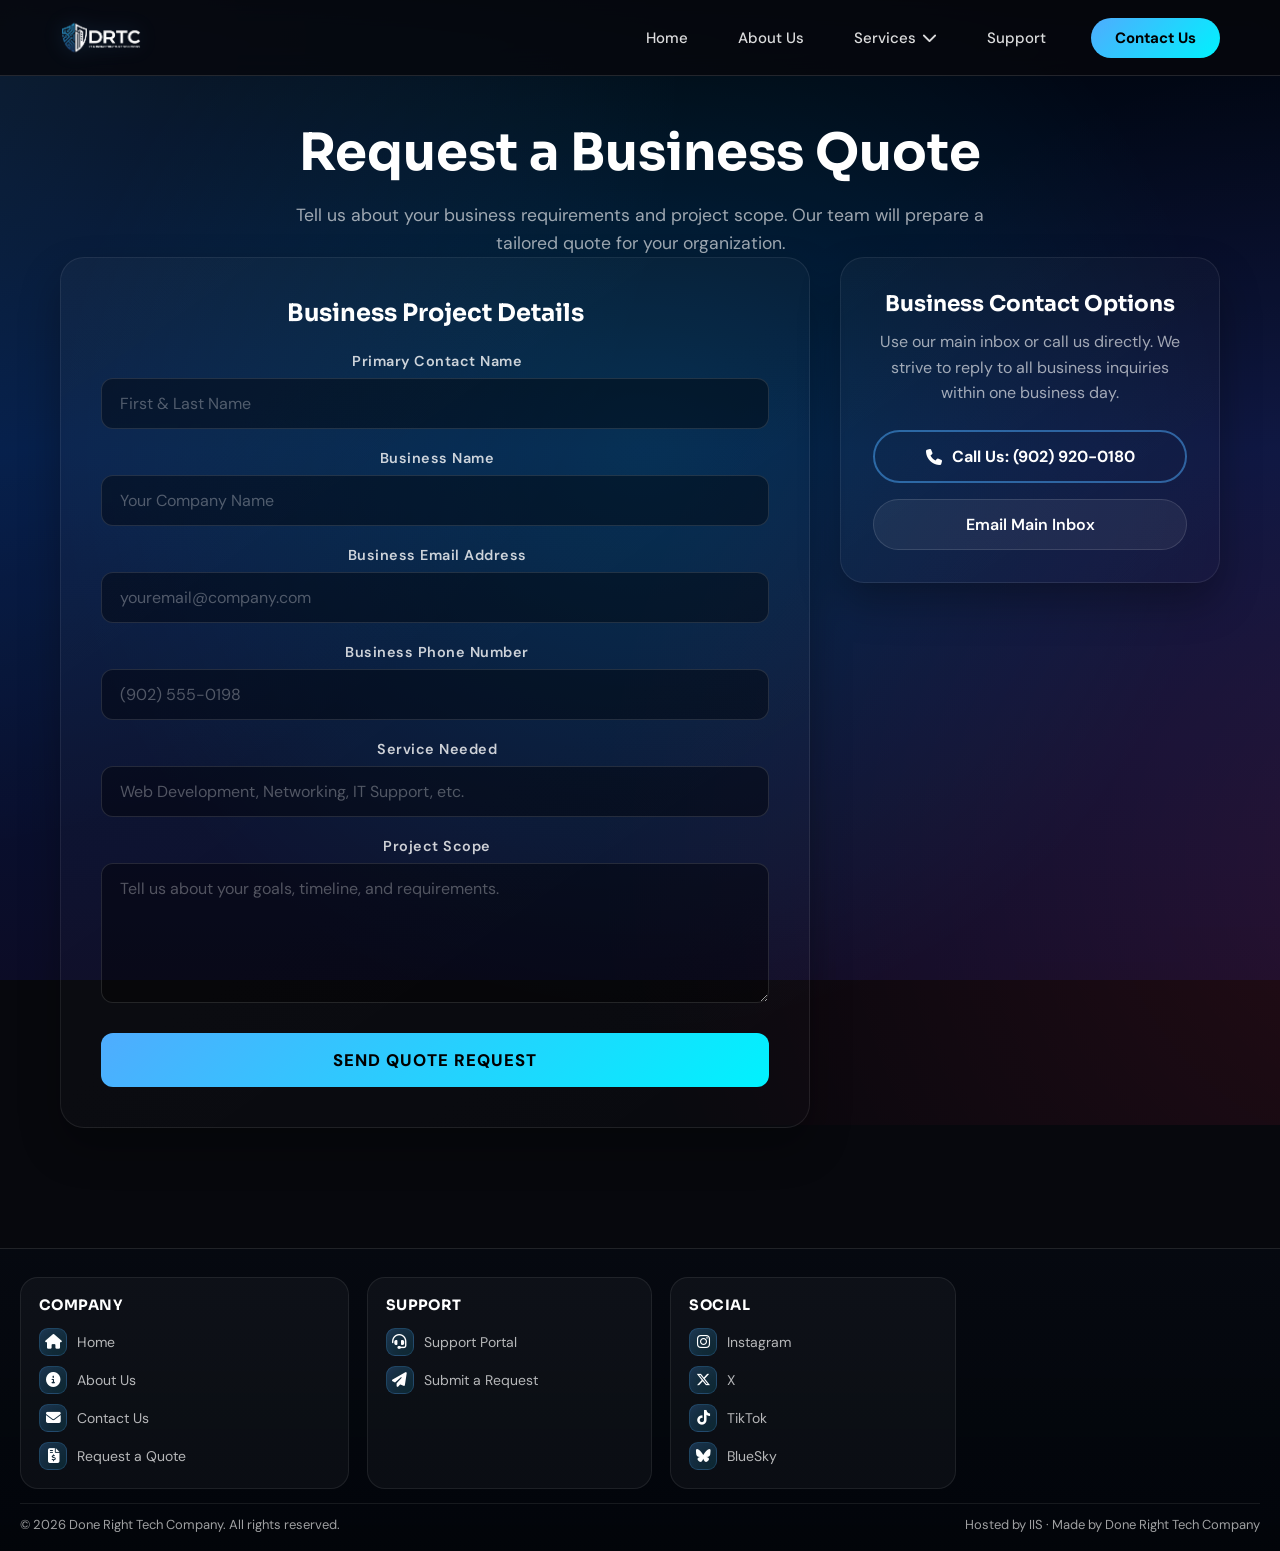
<file: quote.html>
<!DOCTYPE html>
<html lang="en">
<head>
    <meta charset="UTF-8">
    <meta name="viewport" content="width=device-width, initial-scale=1.0">
    <title>Request a Quote | Done Right Tech Company</title>
    <link rel="icon" href="images/favicon.png" type="image/png">
    
    <!-- External Fonts & Icons -->
    <link href="https://fonts.googleapis.com/css2?family=DM+Sans:ital,opsz,wght@0,9..40,400;0,9..40,500;0,9..40,600;0,9..40,700;1,9..40,400&family=Sora:wght@400;500;600;700;800&display=swap" rel="stylesheet">
    <link rel="stylesheet" href="https://cdnjs.cloudflare.com/ajax/libs/font-awesome/6.7.2/css/all.min.css">

    <style>
        /* ================= CORE STYLES ================= */
        *, ::before, ::after { box-sizing: border-box; }
        * { border: 0; margin: 0; padding: 0; }

        :root {
            --bg: #07080d;
            --panel: rgba(255, 255, 255, 0.06);
            --panel2: rgba(255, 255, 255, 0.08);
            --text: rgba(255, 255, 255, 0.86);
            --muted: rgba(255, 255, 255, 0.62);
            --border: rgba(255, 255, 255, 0.12);
            --shadow: 0 18px 50px rgba(0, 0, 0, 0.55);
            --primary: #4facfe;
            --primary-gradient: linear-gradient(135deg, #4facfe 0%, #00f2fe 100%);
        }

        body {
            -webkit-font-smoothing: antialiased;
            font-family: 'DM Sans', system-ui, -apple-system, Segoe UI, Roboto, Arial;
            background: #07080d;
            color: var(--text);
            min-height: 100vh;
            overflow-x: hidden;
            display: flex; 
            flex-direction: column; 
            position: relative;
            z-index: 0;
        }

        /* Animated Ambient Background */
        body::before {
            content: ""; position: fixed; inset: -80px;
            background: linear-gradient(180deg, rgba(0,0,0,0.82) 0%, rgba(0,26,77,0.78) 50%, rgba(13,13,43,0.84) 100%);
            pointer-events: none; z-index: -1; transform: translateZ(0);
        }
        body::after {
            content: ""; position: fixed; top: 50%; left: 50%; width: 150vw; height: 150vh;
            transform: translate(-50%, -50%);
            background: 
                radial-gradient(circle at 10% 20%, rgba(79, 172, 254, 0.15) 0%, transparent 40%),
                radial-gradient(circle at 90% 80%, rgba(255, 42, 95, 0.12) 0%, transparent 40%),
                radial-gradient(circle at 50% 50%, rgba(0, 242, 254, 0.1) 0%, transparent 50%);
            pointer-events: none; z-index: -1; animation: drift 20s infinite alternate linear; mix-blend-mode: screen;
        }

        @keyframes drift {
            0% { transform: translate(-50%, -50%) rotate(0deg) scale(1); }
            50% { transform: translate(-45%, -55%) rotate(10deg) scale(1.1); }
            100% { transform: translate(-55%, -45%) rotate(-10deg) scale(0.9); }
        }

        button, input, textarea, select { font-family: inherit; font-size: 100%; color: inherit; background: transparent; }
        a { color: inherit; text-decoration: none; }
        a:focus-visible, button:focus-visible { outline: 2px solid var(--primary); outline-offset: 3px; }
        
        .skip-link {
            position: absolute; top: -100px; left: 16px; z-index: 1000; padding: 12px 20px;
            background: var(--primary); color: #000; font-weight: 700; border-radius: 8px; transition: top 0.2s ease;
        }
        .skip-link:focus { top: 16px; }

        /* ================= NEW NAVBAR ================= */
        .site-header {
            position: fixed; top: 0; left: 0; right: 0; z-index: 1000;
            background: rgba(7, 8, 13, 0.85); backdrop-filter: blur(16px); -webkit-backdrop-filter: blur(16px);
            border-bottom: 1px solid var(--border); transition: all 0.3s ease;
        }
        .site-header.scrolled { padding: 5px 0; background: rgba(7, 8, 13, 0.98); }
        
        .nav-container {
            max-width: 1200px; margin: 0 auto; padding: 15px 20px;
            display: flex; align-items: center; justify-content: space-between;
        }
        .nav-brand img { max-height: 45px; width: auto; display: block; filter: drop-shadow(0 0 10px rgba(79, 172, 254, 0.2)); }
        
        .main-nav { display: flex; align-items: center; gap: 30px; }
        .nav-list { display: flex; align-items: center; gap: 20px; list-style: none; margin: 0; padding: 0; }
        .nav-link {
            color: var(--text); font-weight: 500; font-size: 15px; display: flex; align-items: center; gap: 6px;
            padding: 10px 15px; border-radius: 8px; transition: all 0.2s ease; cursor: pointer;
        }
        .nav-link:hover, .nav-link.active { color: #fff; background: var(--panel); }

        .nav-item-dropdown { position: relative; }
        .dropdown-menu {
            position: absolute; top: 100%; left: 50%; transform: translateX(-50%) translateY(15px);
            background: #11141e; border: 1px solid var(--border); border-radius: 16px; box-shadow: var(--shadow);
            opacity: 0; visibility: hidden; transition: all 0.3s ease; pointer-events: none;
            padding: 24px; display: flex; gap: 40px; min-width: 600px;
        }
        .nav-item-dropdown::after { content: ''; position: absolute; top: 100%; left: 0; width: 100%; height: 20px; }
        .nav-item-dropdown:hover .dropdown-menu { opacity: 1; visibility: visible; transform: translateX(-50%) translateY(0); pointer-events: auto; }

        .mega-column h4 {
            font-family: 'Sora', sans-serif; font-size: 0.9rem; text-transform: uppercase;
            letter-spacing: 1px; margin-bottom: 15px; border-bottom: 1px solid var(--border); padding-bottom: 8px;
        }
        .mega-column h4 a { color: var(--primary); transition: color 0.2s ease; }
        .mega-column h4 a:hover { color: #fff; }
        .mega-column > a { display: block; color: var(--muted); font-size: 0.95rem; padding: 8px 0; transition: color 0.2s ease, transform 0.2s ease; }
        .mega-column > a:hover { color: #fff; transform: translateX(3px); }

        .nav-btn {
            background: var(--primary-gradient); color: #000; padding: 10px 24px; border-radius: 50px;
            font-weight: 700; transition: transform 0.2s, box-shadow 0.2s; border: none; display: inline-block; cursor: pointer; font-size: 15px;
        }
        .nav-btn:hover { transform: translateY(-2px); box-shadow: 0 8px 20px rgba(79, 172, 254, 0.3); color: #fff; }
        .mobile-toggle { display: none; background: none; border: none; color: #fff; font-size: 1.5rem; cursor: pointer; padding: 5px; }

        @media (max-width: 960px) {
            .mobile-toggle { display: block; }
            .main-nav {
                position: absolute; top: 100%; left: 0; width: 100%; background: #0b0d14; border-bottom: 1px solid var(--border);
                flex-direction: column; align-items: flex-start; padding: 20px; gap: 15px; opacity: 0; visibility: hidden;
                transform: translateY(-10px); transition: all 0.3s ease; box-shadow: 0 20px 40px rgba(0,0,0,0.8);
            }
            .main-nav.active { opacity: 1; visibility: visible; transform: translateY(0); }
            .nav-list { flex-direction: column; width: 100%; align-items: flex-start; gap: 10px; }
            .nav-list li { width: 100%; }
            .nav-link { width: 100%; justify-content: space-between; }
            .dropdown-menu {
                position: static; transform: none; width: 100%; min-width: auto; background: transparent; border: none;
                box-shadow: none; flex-direction: column; gap: 20px; padding: 10px 15px; display: none;
            }
            .nav-item-dropdown.mobile-open .dropdown-menu { display: flex; opacity: 1; visibility: visible; pointer-events: auto; }
            .nav-item-dropdown:hover .dropdown-menu { transform: none; }
            .nav-actions { width: 100%; display: flex; justify-content: center; margin-top: 10px; }
        }

        /* ================= PAGE STRUCTURE & TYPOGRAPHY ================= */
        .page { padding-top: 120px; padding-bottom: 80px; flex: 1; }
        .container { max-width: 1200px; margin: auto; padding: 0 20px; }
        
        .hero { text-align: center; margin-bottom: 40px; animation: fadeUp 0.8s ease-out forwards; }
        .hero h1 { font-family: 'Sora', sans-serif; font-size: clamp(2rem, 4vw, 3.5rem); margin-bottom: 16px; color: #fff; }
        .hero p { color: var(--muted); font-size: 1.1rem; max-width: 700px; margin: 0 auto; line-height: 1.6; }

        @keyframes fadeUp {
            from { opacity: 0; transform: translateY(30px); }
            to { opacity: 1; transform: translateY(0); }
        }

        /* ================= QUOTE LAYOUT & FORMS ================= */
        .contact-layout {
            display: grid;
            grid-template-columns: minmax(0, 1fr) minmax(300px, 380px);
            gap: 30px;
            align-items: start;
            animation: fadeUp 1s ease-out forwards;
        }

        .form-wrapper {
            background: linear-gradient(145deg, rgba(255, 255, 255, 0.03) 0%, rgba(255, 255, 255, 0.01) 100%);
            backdrop-filter: blur(16px); -webkit-backdrop-filter: blur(16px);
            border: 1px solid rgba(255, 255, 255, 0.08); border-radius: 24px;
            padding: 40px; box-shadow: 0 20px 40px rgba(0,0,0,0.3);
        }

        .form-wrapper h2 {
            font-family: 'Sora', sans-serif; font-size: 1.5rem; margin-bottom: 24px; color: #fff;
        }

        .fs-form { display: grid; gap: 20px; }
        .fs-field { display: flex; flex-direction: column; gap: 8px; }
        
        .fs-label { color: rgba(255, 255, 255, 0.8); font-size: 0.9rem; font-weight: 600; letter-spacing: 0.5px; margin-left: 4px; }
        
        .fs-input, .fs-textarea {
            appearance: none; background: rgba(0, 0, 0, 0.4); border: 1px solid var(--border);
            border-radius: 12px; color: #fff; font-size: 1rem; padding: 14px 18px; width: 100%; transition: all 0.3s ease;
        }
        .fs-input::placeholder, .fs-textarea::placeholder { color: rgba(255, 255, 255, 0.3); }
        .fs-textarea { resize: vertical; min-height: 140px; font-family: inherit; }
        .fs-input:focus, .fs-textarea:focus {
            background: rgba(0, 0, 0, 0.6); border-color: var(--primary);
            box-shadow: 0 0 0 4px rgba(79, 172, 254, 0.15); outline: none;
        }

        .fs-button {
            background: var(--primary-gradient); border: none; border-radius: 12px;
            color: #000; cursor: pointer; font-size: 1.05rem; font-weight: 800;
            padding: 16px; width: 100%; transition: transform 0.2s, box-shadow 0.2s;
            text-transform: uppercase; letter-spacing: 1px; margin-top: 10px;
        }
        .fs-button:hover { transform: translateY(-2px); box-shadow: 0 10px 20px rgba(79, 172, 254, 0.4); color: #fff; }

        /* ================= SIDEBAR ACTIONS ================= */
        .call-section {
            background: linear-gradient(145deg, rgba(255, 255, 255, 0.03) 0%, rgba(255, 255, 255, 0.01) 100%);
            backdrop-filter: blur(16px); -webkit-backdrop-filter: blur(16px);
            border: 1px solid rgba(255, 255, 255, 0.08); border-radius: 24px;
            padding: 32px; box-shadow: 0 20px 40px rgba(0,0,0,0.3);
            position: sticky; top: 100px;
        }

        .call-section h2 { font-family: 'Sora', sans-serif; margin-bottom: 12px; font-size: 1.35rem; color: #fff; }
        .call-section p { color: var(--muted); margin-bottom: 24px; font-size: 1rem; line-height: 1.6; }

        .call-btn {
            display: inline-flex; align-items: center; justify-content: center; gap: 10px;
            background: transparent; border: 2px solid rgba(79, 172, 254, 0.5); color: #fff;
            width: 100%; padding: 14px 18px; border-radius: 50px; font-weight: 700; font-size: 1rem;
            transition: all 0.3s ease; margin-bottom: 16px;
        }
        .call-btn:hover {
            background: var(--primary-gradient); border-color: transparent; color: #000;
            transform: translateY(-2px); box-shadow: 0 10px 20px rgba(79, 172, 254, 0.3);
        }

        .email-cta {
            display: block; text-align: center; background: rgba(255, 255, 255, 0.06);
            border: 1px solid var(--border); color: #fff; padding: 14px 16px; border-radius: 50px;
            font-weight: 600; transition: all 0.2s ease;
        }
        .email-cta:hover { background: rgba(255, 255, 255, 0.14); transform: translateY(-2px); border-color: rgba(255, 255, 255, 0.3); }

        @media (max-width: 960px) {
            .contact-layout { grid-template-columns: 1fr; }
            .call-section { position: static; }
            .form-wrapper { padding: 30px 20px; }
        }
        /* ================= FOOTER (from index.html) ================= */
        .site-footer {
            margin-top: auto; padding: 28px 20px 18px; color: var(--muted); font-size: 14px;
            border-top: 1px solid var(--border); background: linear-gradient(180deg, rgba(6, 10, 18, 0.78), rgba(2, 5, 10, 0.94));
        }
        .footer-grid { max-width: 1320px; margin: auto; display: grid; grid-template-columns: minmax(0, 1.15fr) repeat(3, minmax(0, 1fr)); gap: 18px; align-items: stretch; }
        .footer-col {
            background: rgba(255, 255, 255, 0.035); border: 1px solid rgba(255, 255, 255, 0.08);
            border-radius: 18px; padding: 18px; display: flex; flex-direction: column; gap: 10px; transition: transform 0.4s, box-shadow 0.4s;
        }
        .footer-col:hover { transform: translateY(-4px); box-shadow: 0 10px 25px rgba(79, 172, 254, 0.15); border-color: rgba(79, 172, 254, 0.3); }
        .footer-col h4 { font-family: 'Sora', sans-serif; color: #fff; font-size: 0.9rem; margin-bottom: 4px; text-transform: uppercase; letter-spacing: 0.45px; }
        .footer-link-group { display: grid; gap: 10px; }

        .footer-link {
            display: inline-flex; align-items: center; gap: 10px; color: rgba(255, 255, 255, 0.7);
            transition: color 0.18s ease, transform 0.18s ease; text-decoration: none;
        }
        .footer-link i {
            width: 28px; height: 28px; display: inline-flex; align-items: center; justify-content: center;
            border-radius: 9px; background: linear-gradient(135deg, rgba(79, 172, 254, 0.22), rgba(0, 242, 254, 0.08));
            border: 1px solid rgba(79, 172, 254, 0.24); box-shadow: inset 0 0 18px rgba(79, 172, 254, 0.08); color: #fff; font-size: 0.92rem; flex-shrink: 0;
        }
        .footer-link:hover { color: #fff; transform: translateX(4px); }

        .footer-bottom {
            max-width: 1320px; margin: 14px auto 0; padding-top: 12px; display: flex; justify-content: space-between;
            gap: 12px; align-items: flex-end; color: var(--muted); font-size: 13px; border-top: 1px solid rgba(255, 255, 255, 0.08);
        }

        /* Mobile Adjustments */
        @media (max-width: 980px) { .footer-grid { grid-template-columns: repeat(2, minmax(0, 1fr)); } }
        @media (max-width: 640px) {
            .footer-grid { grid-template-columns: 1fr; }
            .footer-bottom { flex-direction: column; align-items: flex-start; text-align: left; }
        }

        
        @media (max-width: 768px) {
            
        }
    </style>
</head>
<body>

<a href="#main-content" class="skip-link">Skip to main content</a>

<!-- ================= NAVIGATION BAR ================= -->
<header class="site-header" id="siteHeader">
    <div class="nav-container">
        <a class="nav-brand" href="index.html">
            <img src="images/DRTC-Logo.png" onerror="this.onerror=null; this.src='https://placehold.co/380x100/07080d/4facfe?text=DRTC+Tech';" alt="DRTC Logo">
        </a>

        <button class="mobile-toggle" id="mobileToggle" aria-label="Toggle menu">
            <i class="fa-solid fa-bars"></i>
        </button>

        <nav class="main-nav" id="mainNav">
            <ul class="nav-list">
                <li><a class="nav-link" href="index.html">Home</a></li>
                <li><a class="nav-link" href="about.html">About Us</a></li>
                
                <!-- Mega Menu Dropdown -->
                <li class="nav-item-dropdown">
                    <a class="nav-link" href="services.html" id="servicesToggle">
                        Services <i class="fa-solid fa-chevron-down"></i>
                    </a>
                    <div class="dropdown-menu">
                        <div class="mega-column">
                            <h4><a href="services.html#ds-main">Digital</a></h4>
                            <a href="services.html?open=web-development">Web Development</a>
                            <a href="services.html?open=infrastructure-hosting">Cloud Hosting</a>
                            <a href="services.html?open=server-configuration">Server Config</a>
                        </div>
                        <div class="mega-column">
                            <h4><a href="services.html#rs-main">Residential</a></h4>
                            <a href="services.html?open=pc-building">PC Building</a>
                            <a href="services.html?open=hardware-support">Hardware Repair</a>
                            <a href="services.html?open=software-support">Software Support</a>
                        </div>
                        <div class="mega-column">
                            <h4><a href="services.html#en-main">Networking</a></h4>
                            <a href="services.html?open=enterprise-networking">Enterprise Networks</a>
                            <a href="services.html?open=home-networking">Home Networking</a>
                            <a href="services.html?open=voip-setup">VoIP Setup</a>
                        </div>
                    </div>
                </li>

                <li><a class="nav-link" href="support.html">Support</a></li>
            </ul>
            <div class="nav-actions">
                <a href="contact.html" class="nav-btn">Contact Us</a>
            </div>
        </nav>
    </div>
</header>

<!-- ================= MAIN CONTENT START ================= -->
<main class="page" id="main-content">
  <section class="hero" id="home">
    <div class="container">
        <h1>Request a Business Quote</h1>
        <p>Tell us about your business requirements and project scope. Our team will prepare a tailored quote for your organization.</p>

        <div class="contact-layout">
            
            <div class="form-wrapper">
                 <h2>Business Project Details</h2>
                 <form action="https://formspree.io/f/xqeqoepv" class="fs-form" target="_top" method="POST">
                  <div class="fs-field">
                      <label class="fs-label" for="name">Primary Contact Name</label>
                      <input class="fs-input" id="name" name="name" required placeholder="First & Last Name" />
                  </div>
                  <div class="fs-field">
                      <label class="fs-label" for="company">Business Name</label>
                      <input class="fs-input" id="company" name="company" required placeholder="Your Company Name" />
                  </div>
                  <div class="fs-field">
                      <label class="fs-label" for="email">Business Email Address</label>
                      <input class="fs-input" type="email" id="email" name="email" required placeholder="youremail@company.com" />
                  </div>
                  <div class="fs-field">
                      <label class="fs-label" for="number">Business Phone Number</label>
                      <input class="fs-input" type="tel" id="number" name="number" required placeholder="(902) 555-0198" />
                  </div>
                  <div class="fs-field">
                      <label class="fs-label" for="service">Service Needed</label>
                      <input class="fs-input" id="service" name="service" required placeholder="Web Development, Networking, IT Support, etc." />
                  </div>
                  <div class="fs-field">
                      <label class="fs-label" for="message">Project Scope</label>
                      <textarea class="fs-textarea" id="message" name="message" required placeholder="Tell us about your goals, timeline, and requirements."></textarea>
                  </div>
                  <div class="fs-button-group">
                      <button class="fs-button" type="submit">Send Quote Request</button>
                  </div>
                 </form>
            </div>

            <aside class="call-section" aria-label="Contact options">
                 <h2>Business Contact Options</h2>
                 <p>Use our main inbox or call us directly. We strive to reply to all business inquiries within one business day.</p>
                 
                 <a href="tel:+19029200180" class="call-btn">
                      <i class="fa-solid fa-phone"></i>
                      Call Us: (902) 920-0180
                 </a>
                 <a href="mailto:contact@drtc.net?subject=Quote%20Request" class="email-cta">Email Main Inbox</a>
                 
                 <!-- Direct team emails removed as requested -->
            </aside>
            
        </div>
    </div>
  </section>
</main>

<!-- ================= FOOTER ================= -->
<footer class="site-footer">
    <div class="footer-grid">
        <div class="footer-col">
            <h4>Company</h4>
            <div class="footer-link-group">
                <a href="index.html" class="footer-link"><i class="fa-solid fa-house"></i> Home</a>
                <a href="about.html" class="footer-link"><i class="fa-solid fa-circle-info"></i> About Us</a>
                <a href="contact.html" class="footer-link"><i class="fa-solid fa-envelope"></i> Contact Us</a>
                <a href="quote.html" class="footer-link"><i class="fa-solid fa-file-invoice-dollar"></i> Request a Quote</a>
            </div>
        </div>

        <div class="footer-col">
            <h4>Support</h4>
            <div class="footer-link-group">
                <a href="support.html" class="footer-link"><i class="fa-solid fa-headset"></i> Support Portal</a>
                <a href="quote.html" class="footer-link"><i class="fa-solid fa-paper-plane"></i> Submit a Request</a>
            </div>
        </div>

        <div class="footer-col">
            <h4>Social</h4>
            <div class="footer-link-group">
                <a href="https://www.instagram.com/donerighttechco" target="_blank" rel="noopener" class="footer-link"><i class="fa-brands fa-instagram"></i> Instagram</a>
                <a href="https://x.com/donerighttechco" target="_blank" rel="noopener" class="footer-link"><i class="fa-brands fa-x-twitter"></i> X</a>
                <a href="https://www.tiktok.com/@donerighttechco" target="_blank" rel="noopener" class="footer-link"><i class="fa-brands fa-tiktok"></i> TikTok</a>
                <a href="https://bsky.app/profile/done-righttechco.bsky.social" target="_blank" rel="noopener" class="footer-link"><i class="fa-brands fa-bluesky"></i> BlueSky</a>
            </div>
        </div>
    </div>
    
    <div class="footer-bottom">
        <p class="footer-copy">&copy; 2026 Done Right Tech Company. All rights reserved.</p>
        <p class="footer-note">Hosted by IIS &middot; Made by Done Right Tech Company</p>
    </div>
</footer>

<script>
    // 1. NAVBAR LOGIC
    (() => {
        const header = document.getElementById("siteHeader");
        const mobileToggle = document.getElementById("mobileToggle");
        const mainNav = document.getElementById("mainNav");
        const servicesToggle = document.getElementById("servicesToggle");
        const dropdownParent = servicesToggle.parentElement;

        window.addEventListener("scroll", () => {
            if (window.scrollY > 20) header.classList.add("scrolled");
            else header.classList.remove("scrolled");
        });

        mobileToggle.addEventListener("click", (e) => {
            e.stopPropagation();
            mainNav.classList.toggle("active");
            const icon = mobileToggle.querySelector('i');
            if (mainNav.classList.contains('active')) {
                icon.classList.remove('fa-bars');
                icon.classList.add('fa-xmark');
            } else {
                icon.classList.remove('fa-xmark');
                icon.classList.add('fa-bars');
            }
        });

        servicesToggle.addEventListener("click", (e) => {
            if (window.innerWidth <= 960) {
                e.preventDefault();
                dropdownParent.classList.toggle("mobile-open");
            }
        });

        document.addEventListener("click", (e) => {
            if (!header.contains(e.target) && mainNav.classList.contains("active")) {
                mainNav.classList.remove("active");
                mobileToggle.querySelector('i').classList.replace('fa-xmark', 'fa-bars');
                dropdownParent.classList.remove("mobile-open");
            }
        });
    })();
</script>

</body>
</html>
</file>
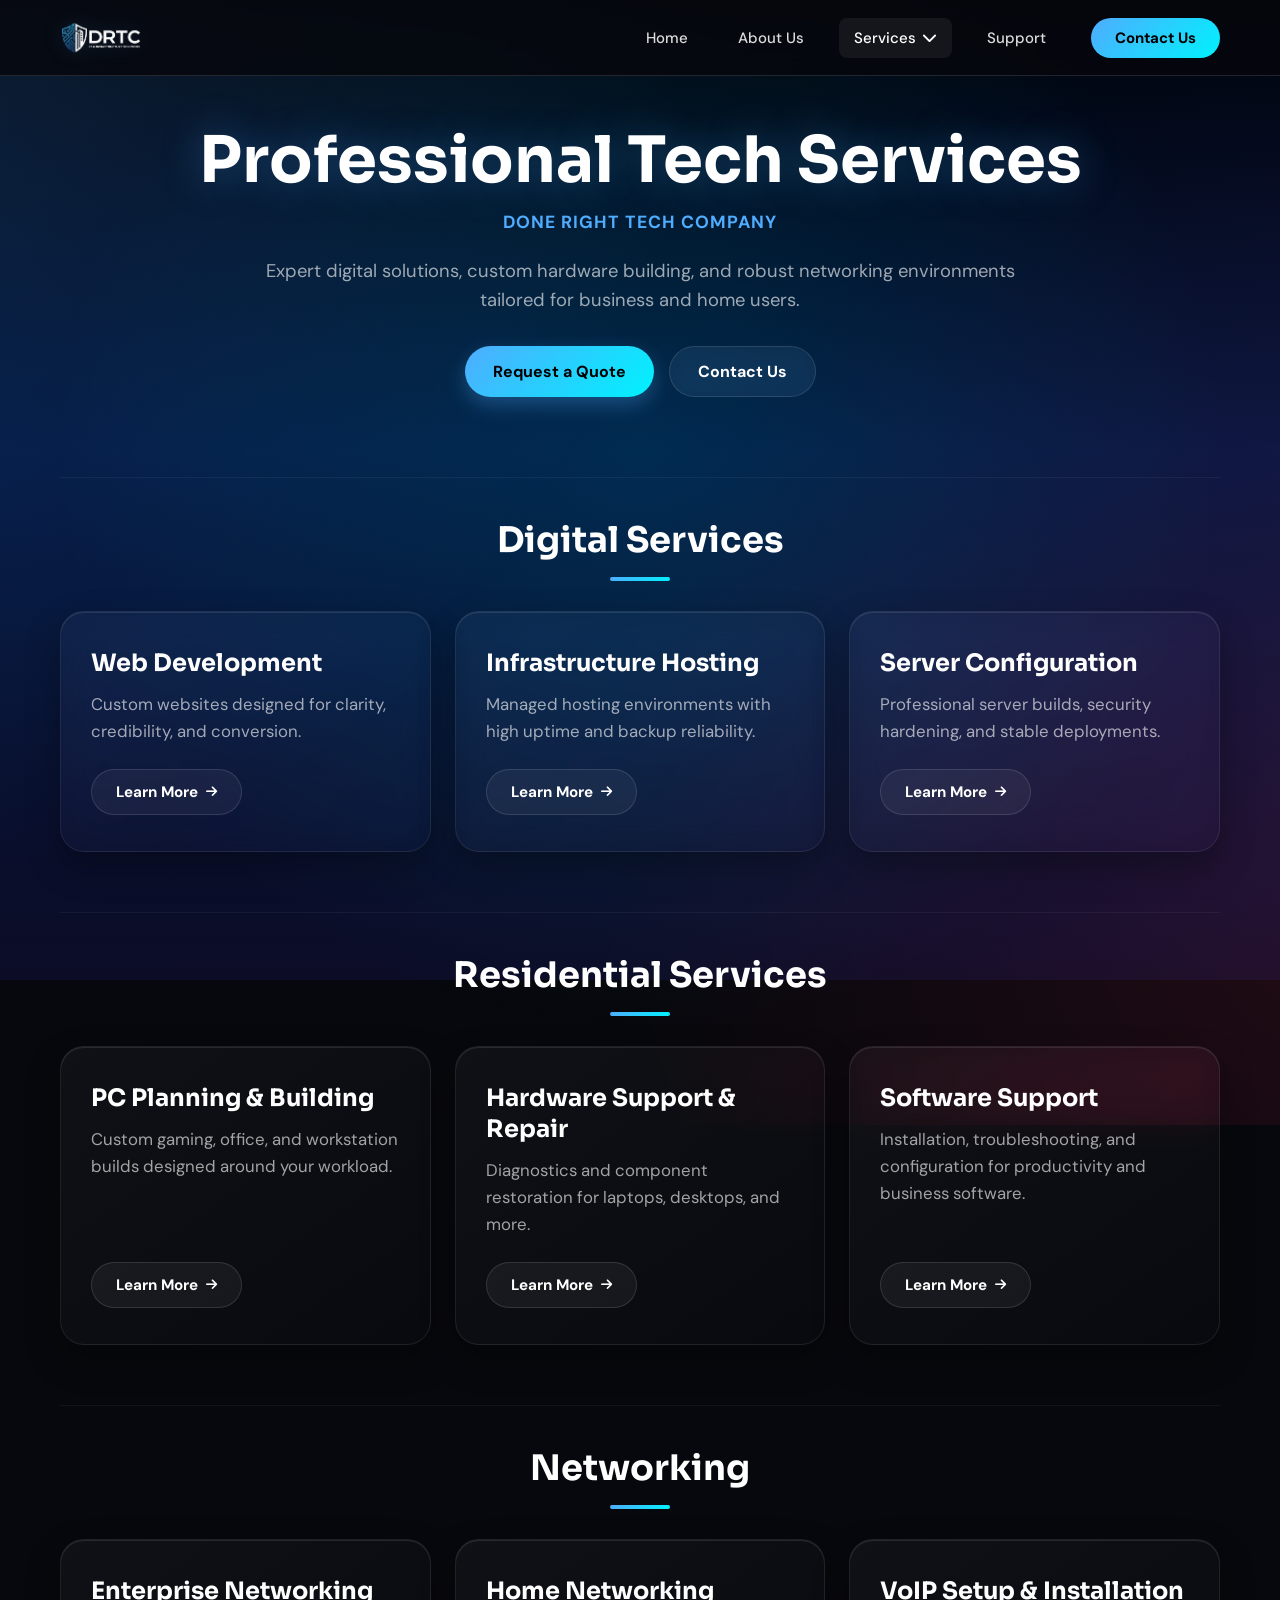
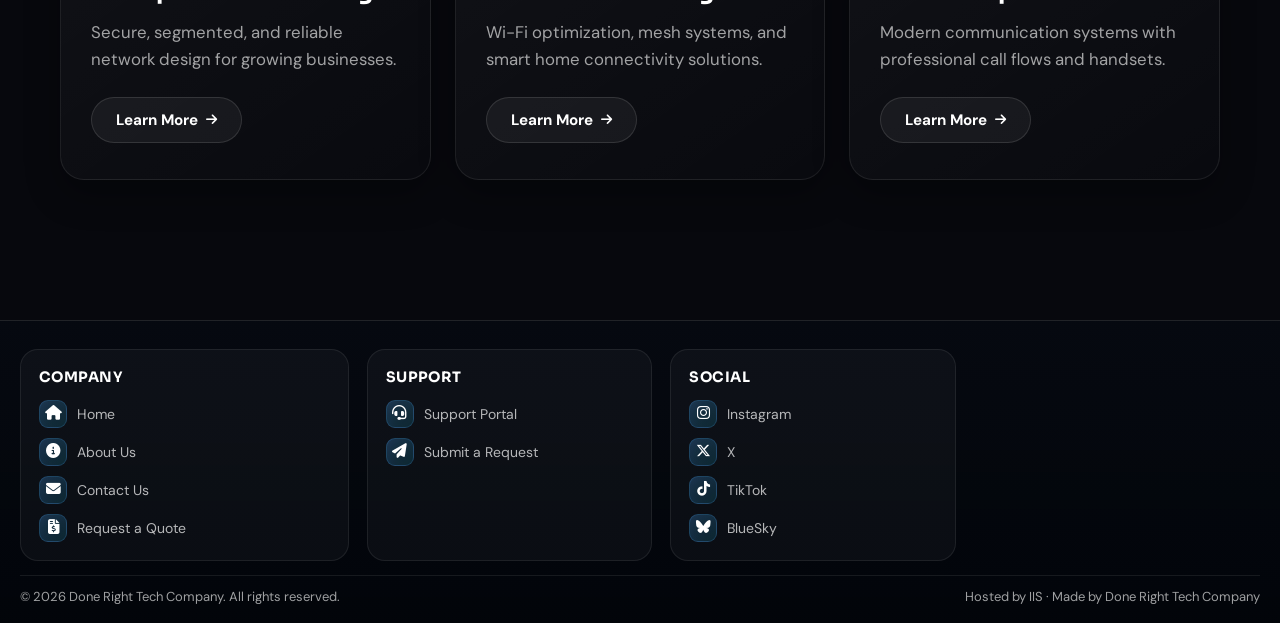
<file: services.html>
<!DOCTYPE html>
<html lang="en">
<head>
    <meta charset="UTF-8">
    <meta name="viewport" content="width=device-width, initial-scale=1.0">
    <title>Services | Done Right Tech Company</title>
    <link rel="icon" href="images/favicon.png" type="image/png">
    
    <!-- External Fonts & Icons -->
    <link href="https://fonts.googleapis.com/css2?family=DM+Sans:ital,opsz,wght@0,9..40,400;0,9..40,500;0,9..40,600;0,9..40,700;1,9..40,400&family=Sora:wght@400;500;600;700;800&display=swap" rel="stylesheet">
    <link rel="stylesheet" href="https://cdnjs.cloudflare.com/ajax/libs/font-awesome/6.7.2/css/all.min.css">

    <style>
        *, ::before, ::after { box-sizing: border-box; }
        * { border: 0; margin: 0; padding: 0; }

        :root {
            --bg: #07080d;
            --panel: rgba(255, 255, 255, 0.06);
            --panel2: rgba(255, 255, 255, 0.08);
            --text: rgba(255, 255, 255, 0.86);
            --muted: rgba(255, 255, 255, 0.62);
            --border: rgba(255, 255, 255, 0.12);
            --shadow: 0 18px 50px rgba(0, 0, 0, 0.55);
            --primary: #4facfe;
            --primary-gradient: linear-gradient(135deg, #4facfe 0%, #00f2fe 100%);
        }

        body {
            -webkit-font-smoothing: antialiased;
            font-family: 'DM Sans', system-ui, -apple-system, Segoe UI, Roboto, Arial;
            font-optical-sizing: auto;
            background: #07080d;
            color: var(--text);
            min-height: 100vh;
            overflow-x: hidden;
            display: flex; 
            flex-direction: column; 
            position: relative;
            z-index: 0;
        }

        /* Animated Ambient Background */
        body::before {
            content: ""; position: fixed; inset: -80px;
            background: linear-gradient(180deg, rgba(0,0,0,0.82) 0%, rgba(0,26,77,0.78) 50%, rgba(13,13,43,0.84) 100%);
            pointer-events: none; z-index: -1; transform: translateZ(0);
        }
        body::after {
            content: ""; position: fixed; top: 50%; left: 50%; width: 150vw; height: 150vh;
            transform: translate(-50%, -50%);
            background: 
                radial-gradient(circle at 10% 20%, rgba(79, 172, 254, 0.15) 0%, transparent 40%),
                radial-gradient(circle at 90% 80%, rgba(255, 42, 95, 0.12) 0%, transparent 40%),
                radial-gradient(circle at 50% 50%, rgba(0, 242, 254, 0.1) 0%, transparent 50%);
            pointer-events: none; z-index: -1; animation: drift 20s infinite alternate linear; mix-blend-mode: screen;
        }

        @keyframes drift {
            0% { transform: translate(-50%, -50%) rotate(0deg) scale(1); }
            50% { transform: translate(-45%, -55%) rotate(10deg) scale(1.1); }
            100% { transform: translate(-55%, -45%) rotate(-10deg) scale(0.9); }
        }

        button, input, textarea, select { font-family: inherit; font-size: 100%; color: inherit; background: transparent; }
        a { color: inherit; text-decoration: none; }
        a:focus-visible, button:focus-visible { outline: 2px solid var(--primary); outline-offset: 3px; }
        
        .skip-link {
            position: absolute; top: -100px; left: 16px; z-index: 1000; padding: 12px 20px;
            background: var(--primary); color: #000; font-weight: 700; border-radius: 8px; transition: top 0.2s ease;
        }
        .skip-link:focus { top: 16px; }

        .site-header {
            position: fixed; top: 0; left: 0; right: 0; z-index: 1000;
            background: rgba(7, 8, 13, 0.85); backdrop-filter: blur(16px); -webkit-backdrop-filter: blur(16px);
            border-bottom: 1px solid var(--border); transition: all 0.3s ease;
        }
        .site-header.scrolled { padding: 5px 0; background: rgba(7, 8, 13, 0.98); }
        
        .nav-container {
            max-width: 1200px; margin: 0 auto; padding: 15px 20px;
            display: flex; align-items: center; justify-content: space-between;
        }
        .nav-brand img { max-height: 45px; width: auto; display: block; filter: drop-shadow(0 0 10px rgba(79, 172, 254, 0.2)); }
        
        .main-nav { display: flex; align-items: center; gap: 30px; }
        .nav-list { display: flex; align-items: center; gap: 20px; list-style: none; margin: 0; padding: 0; }
        .nav-link {
            color: var(--text); font-weight: 500; font-size: 15px; display: flex; align-items: center; gap: 6px;
            padding: 10px 15px; border-radius: 8px; transition: all 0.2s ease; cursor: pointer;
        }
        .nav-link:hover, .nav-link.active { color: #fff; background: var(--panel); }

        .nav-item-dropdown { position: relative; }
        .dropdown-menu {
            position: absolute; top: 100%; left: 50%; transform: translateX(-50%) translateY(15px);
            background: #11141e; border: 1px solid var(--border); border-radius: 16px; box-shadow: var(--shadow);
            opacity: 0; visibility: hidden; transition: all 0.3s ease; pointer-events: none;
            padding: 24px; display: flex; gap: 40px; min-width: 600px;
        }
        .nav-item-dropdown::after { content: ''; position: absolute; top: 100%; left: 0; width: 100%; height: 20px; }
        .nav-item-dropdown:hover .dropdown-menu { opacity: 1; visibility: visible; transform: translateX(-50%) translateY(0); pointer-events: auto; }

        .mega-column h4 {
            font-family: 'Sora', sans-serif; font-size: 0.9rem; text-transform: uppercase;
            letter-spacing: 1px; margin-bottom: 15px; border-bottom: 1px solid var(--border); padding-bottom: 8px;
        }
        .mega-column h4 a { color: var(--primary); transition: color 0.2s ease; }
        .mega-column h4 a:hover { color: #fff; }
        .mega-column > a { display: block; color: var(--muted); font-size: 0.95rem; padding: 8px 0; transition: color 0.2s ease, transform 0.2s ease; }
        .mega-column > a:hover { color: #fff; transform: translateX(3px); }

        .nav-btn {
            background: var(--primary-gradient); color: #000; padding: 10px 24px; border-radius: 50px;
            font-weight: 700; transition: transform 0.2s, box-shadow 0.2s; border: none; display: inline-block; cursor: pointer; font-size: 15px;
        }
        .nav-btn:hover { transform: translateY(-2px); box-shadow: 0 8px 20px rgba(79, 172, 254, 0.3); color: #fff; }
        .mobile-toggle { display: none; background: none; border: none; color: #fff; font-size: 1.5rem; cursor: pointer; padding: 5px; }

        @media (max-width: 960px) {
            .mobile-toggle { display: block; }
            .main-nav {
                position: absolute; top: 100%; left: 0; width: 100%; background: #0b0d14; border-bottom: 1px solid var(--border);
                flex-direction: column; align-items: flex-start; padding: 20px; gap: 15px; opacity: 0; visibility: hidden;
                transform: translateY(-10px); transition: all 0.3s ease; box-shadow: 0 20px 40px rgba(0,0,0,0.8);
            }
            .main-nav.active { opacity: 1; visibility: visible; transform: translateY(0); }
            .nav-list { flex-direction: column; width: 100%; align-items: flex-start; gap: 10px; }
            .nav-list li { width: 100%; }
            .nav-link { width: 100%; justify-content: space-between; }
            .dropdown-menu {
                position: static; transform: none; width: 100%; min-width: auto; background: transparent; border: none;
                box-shadow: none; flex-direction: column; gap: 20px; padding: 10px 15px; display: none;
            }
            .nav-item-dropdown.mobile-open .dropdown-menu { display: flex; opacity: 1; visibility: visible; pointer-events: auto; }
            .nav-item-dropdown:hover .dropdown-menu { transform: none; }
            .nav-actions { width: 100%; display: flex; justify-content: center; margin-top: 10px; }
        }

        .page { flex: 1; padding: 120px 0 80px; }
        .container { max-width: 1200px; margin: auto; padding: 0 20px; }
        
        .reveal { opacity: 0; transform: translateY(40px); transition: all 0.8s cubic-bezier(0.5, 0, 0, 1); }
        .reveal.active { opacity: 1; transform: translateY(0); }
        .delay-100 { transition-delay: 100ms; }
        .delay-200 { transition-delay: 200ms; }
        .delay-300 { transition-delay: 300ms; }

        .hero-intro { text-align: center; margin-bottom: 80px; }
        .hero-intro h1 { font-family: 'Sora', sans-serif; font-size: clamp(2.5rem, 5vw, 4rem); margin-bottom: 10px; color: #fff; text-shadow: 0 0 40px rgba(79, 172, 254, 0.35); }
        .hero-intro .sub-head { color: var(--primary); font-weight: 700; letter-spacing: 1px; text-transform: uppercase; margin-bottom: 24px; font-size: 1.1rem; }
        .hero-intro p { color: var(--muted); font-size: 1.15rem; max-width: 760px; margin: 0 auto 30px auto; line-height: 1.6; }
        
        .services-actions { display: flex; flex-wrap: wrap; justify-content: center; gap: 15px; }
        .services-action-btn {
            display: inline-flex; align-items: center; justify-content: center; padding: 14px 28px;
            border-radius: 50px; font-weight: 700; font-size: 1rem; transition: all 0.2s ease;
        }
        .services-action-btn.primary { background: var(--primary-gradient); color: #000; border: none; box-shadow: 0 8px 20px rgba(79, 172, 254, 0.3); }
        .services-action-btn.primary:hover { transform: translateY(-3px); box-shadow: 0 12px 25px rgba(79, 172, 254, 0.5); color: #fff; }
        .services-action-btn:not(.primary) { background: rgba(255,255,255,0.05); border: 1px solid var(--border); color: #fff; backdrop-filter: blur(10px); }
        .services-action-btn:not(.primary):hover { background: rgba(255,255,255,0.1); border-color: rgba(255,255,255,0.3); transform: translateY(-3px); }

        .category-header { text-align: center; margin: 60px 0 30px; position: relative; padding-top: 40px; border-top: 1px solid rgba(255,255,255,0.05); }
        .category-header h2 { font-family: 'Sora', sans-serif; font-size: 2.2rem; font-weight: 700; color: #fff; margin-bottom: 10px; }
        .category-header::after { content: ""; display: block; width: 60px; height: 4px; background: var(--primary-gradient); margin: 15px auto 0; border-radius: 2px; }

        .cards { display: grid; grid-template-columns: repeat(auto-fit, minmax(320px, 1fr)); gap: 24px; margin-bottom: 60px; }
        
        .card {
            background: linear-gradient(145deg, rgba(255, 255, 255, 0.04) 0%, rgba(255, 255, 255, 0.01) 100%);
            border: 1px solid rgba(255, 255, 255, 0.08); border-radius: 24px; padding: 36px 30px;
            transition: all 0.4s cubic-bezier(0.175, 0.885, 0.32, 1.275); position: relative;
            backdrop-filter: blur(16px); -webkit-backdrop-filter: blur(16px); display: flex; flex-direction: column;
            box-shadow: 0 15px 35px rgba(0,0,0,0.3), inset 0 1px 0 rgba(255, 255, 255, 0.1);
        }
        .card:hover {
            transform: translateY(-8px) scale(1.02); border-color: rgba(79, 172, 254, 0.4);
            box-shadow: 0 20px 40px rgba(79, 172, 254, 0.2), inset 0 1px 0 rgba(255, 255, 255, 0.2);
        }
        
        .card-status {
            font-size: 0.85rem; font-weight: 800; letter-spacing: 1px; color: var(--primary);
            text-transform: uppercase; margin-bottom: 12px; display: inline-block;
            background: rgba(79, 172, 254, 0.1); padding: 4px 12px; border-radius: 50px; border: 1px solid rgba(79, 172, 254, 0.2);
        }
        .card h3 { font-family: 'Sora', sans-serif; color: #fff; font-size: 1.5rem; margin-bottom: 12px; font-weight: 700; line-height: 1.3; }
        .card p { color: var(--muted); font-size: 1.05rem; line-height: 1.6; margin-bottom: 24px; flex-grow: 1; }
        
        .card-link {
            display: inline-flex; align-items: center; justify-content: center; gap: 8px; width: fit-content; margin-top: auto;
            background: rgba(255, 255, 255, 0.05); border: 1px solid var(--border); color: #fff; border-radius: 50px;
            padding: 12px 24px; font-weight: 700; font-size: 0.95rem; transition: all 0.3s ease; cursor: pointer;
        }
        .card-link::after { content: '\f061'; font-family: 'Font Awesome 6 Free'; font-weight: 900; font-size: 0.8rem; transition: transform 0.3s; }
        .card-link:hover { background: var(--primary-gradient); color: #000; border-color: transparent; box-shadow: 0 8px 20px rgba(79, 172, 254, 0.3); }
        .card-link:hover::after { transform: translateX(4px); }

        #panel-overlay {
            position: fixed; top: 0; left: 0; width: 100%; height: 100vh;
            background: rgba(0,0,0,0.6); backdrop-filter: blur(8px);
            z-index: 2000; opacity: 0; visibility: hidden; transition: 0.3s ease;
        }
        #panel-overlay.active { opacity: 1; visibility: visible; }

        #service-panel {
            position: fixed; top: 0; right: -100%; width: min(600px, 100%); height: 100vh;
            background: rgba(11, 13, 20, 0.95); backdrop-filter: blur(20px); z-index: 2001;
            transition: 0.5s cubic-bezier(0.19, 1, 0.22, 1); box-shadow: -10px 0 50px rgba(0,0,0,0.5);
            padding: 60px 40px; overflow-y: auto; border-left: 1px solid rgba(255,255,255,0.1);
        }
        #service-panel.active { right: 0; }

        .close-panel {
            position: absolute; top: 20px; left: 20px; font-size: 1.5rem; color: var(--text);
            cursor: pointer; transition: 0.2s; background: rgba(255,255,255,0.05); border: 1px solid var(--border);
            width: 44px; height: 44px; display: flex; align-items: center; justify-content: center; border-radius: 50%;
        }
        .close-panel:hover { color: #fff; background: var(--primary); border-color: var(--primary); transform: rotate(90deg); }

        .panel-content { margin-top: 20px; }
        .panel-category { color: var(--primary); text-transform: uppercase; font-weight: 800; font-size: 0.85rem; letter-spacing: 2px; margin-bottom: 10px; }
        .panel-title { font-family: 'Sora', sans-serif; font-size: 2.5rem; color: #fff; margin-bottom: 20px; line-height: 1.2; }
        
        .panel-tags { display: flex; flex-wrap: wrap; gap: 8px; margin-bottom: 30px; }
        .panel-tag { background: rgba(79, 172, 254, 0.1); border: 1px solid rgba(79, 172, 254, 0.2); color: #fff; padding: 8px 16px; border-radius: 50px; font-size: 0.85rem; font-weight: 600; }

        .panel-desc { font-size: 1.15rem; color: var(--text); margin-bottom: 30px; line-height: 1.7; }
        
        .panel-section-title { font-family: 'Sora', sans-serif; color: #fff; font-size: 1.3rem; margin: 40px 0 20px; border-bottom: 1px solid rgba(255,255,255,0.1); padding-bottom: 10px; }
        
        .panel-list { list-style: none; padding: 0; }
        .panel-list li { position: relative; padding-left: 32px; margin-bottom: 16px; color: var(--muted); font-size: 1.05rem; line-height: 1.6; }
        .panel-list li::before { content: '\f00c'; font-family: 'Font Awesome 6 Free'; font-weight: 900; position: absolute; left: 0; top: 2px; color: var(--primary); }

        .panel-highlight-grid { display: grid; grid-template-columns: 1fr; gap: 15px; margin: 30px 0; }
        .panel-highlight { background: rgba(255,255,255,0.03); padding: 24px; border-radius: 16px; border: 1px solid rgba(255,255,255,0.08); }
        .panel-highlight-label { color: var(--primary); font-size: 0.8rem; text-transform: uppercase; font-weight: 800; display: block; margin-bottom: 8px; letter-spacing: 1px; }
        .panel-highlight-value { color: #fff; font-family: 'Sora', sans-serif; font-size: 1.2rem; display: block; margin-bottom: 8px; font-weight: 600; }
        .panel-highlight-desc { font-size: 0.95rem; color: var(--muted); line-height: 1.5; }

        .panel-cta-box { margin-top: 50px; padding: 40px 30px; background: linear-gradient(135deg, rgba(79,172,254,0.1), rgba(0,242,254,0.05)); border-radius: 20px; border: 1px solid rgba(79,172,254,0.3); text-align: center; }
        .panel-cta-box h4 { font-family: 'Sora', sans-serif; font-size: 1.5rem; color: #fff; margin-bottom: 15px; }
        .panel-cta-box p { color: rgba(255,255,255,0.8); margin-bottom: 25px; line-height: 1.6; }

        /* ================= FOOTER (from index.html) ================= */
        .site-footer {
            margin-top: auto; padding: 28px 20px 18px; color: var(--muted); font-size: 14px;
            border-top: 1px solid var(--border); background: linear-gradient(180deg, rgba(6, 10, 18, 0.78), rgba(2, 5, 10, 0.94));
        }
        .footer-grid { max-width: 1320px; margin: auto; display: grid; grid-template-columns: minmax(0, 1.15fr) repeat(3, minmax(0, 1fr)); gap: 18px; align-items: stretch; }
        .footer-col {
            background: rgba(255, 255, 255, 0.035); border: 1px solid rgba(255, 255, 255, 0.08);
            border-radius: 18px; padding: 18px; display: flex; flex-direction: column; gap: 10px; transition: transform 0.4s, box-shadow 0.4s;
        }
        .footer-col:hover { transform: translateY(-4px); box-shadow: 0 10px 25px rgba(79, 172, 254, 0.15); border-color: rgba(79, 172, 254, 0.3); }
        .footer-col h4 { font-family: 'Sora', sans-serif; color: #fff; font-size: 0.9rem; margin-bottom: 4px; text-transform: uppercase; letter-spacing: 0.45px; }
        .footer-link-group { display: grid; gap: 10px; }

        .footer-link {
            display: inline-flex; align-items: center; gap: 10px; color: rgba(255, 255, 255, 0.7);
            transition: color 0.18s ease, transform 0.18s ease; text-decoration: none;
        }
        .footer-link i {
            width: 28px; height: 28px; display: inline-flex; align-items: center; justify-content: center;
            border-radius: 9px; background: linear-gradient(135deg, rgba(79, 172, 254, 0.22), rgba(0, 242, 254, 0.08));
            border: 1px solid rgba(79, 172, 254, 0.24); box-shadow: inset 0 0 18px rgba(79, 172, 254, 0.08); color: #fff; font-size: 0.92rem; flex-shrink: 0;
        }
        .footer-link:hover { color: #fff; transform: translateX(4px); }

        .footer-bottom {
            max-width: 1320px; margin: 14px auto 0; padding-top: 12px; display: flex; justify-content: space-between;
            gap: 12px; align-items: flex-end; color: var(--muted); font-size: 13px; border-top: 1px solid rgba(255, 255, 255, 0.08);
        }

        /* Mobile Adjustments */
        @media (max-width: 980px) { .footer-grid { grid-template-columns: repeat(2, minmax(0, 1fr)); } }
        @media (max-width: 640px) {
            .footer-grid { grid-template-columns: 1fr; }
            .footer-bottom { flex-direction: column; align-items: flex-start; text-align: left; }
        }
        
        @media (max-width: 768px) {
            
            #service-panel { padding: 40px 20px; }
            .panel-title { font-size: 2rem; }
        }
    </style>
</head>
<body>

<a href="#main-content" class="skip-link">Skip to main content</a>

<header class="site-header" id="siteHeader">
    <div class="nav-container">
        <a class="nav-brand" href="index.html">
            <!-- Using user's verbatim placeholder logic -->
            <img src="images/DRTC-Logo.png" onerror="this.onerror=null; this.src='https://placehold.co/380x100/07080d/4facfe?text=DRTC+Tech';" alt="DRTC Logo">
        </a>

        <button class="mobile-toggle" id="mobileToggle" aria-label="Toggle menu">
            <i class="fa-solid fa-bars"></i>
        </button>

        <nav class="main-nav" id="mainNav">
            <ul class="nav-list">
                <li><a class="nav-link" href="index.html">Home</a></li>
                <li><a class="nav-link" href="about.html">About Us</a></li>

                <!-- Mega Menu Dropdown -->
                <li class="nav-item-dropdown">
                    <a class="nav-link active" href="services.html" id="servicesToggle">
                        Services <i class="fa-solid fa-chevron-down"></i>
                    </a>
                    <div class="dropdown-menu">
                        <div class="mega-column">
                            <!-- Retaining exact href logic for columns from user's code -->
                            <h4><a href="services.html#ds-main">Digital</a></h4>
                            <a href="services.html?open=web-development">Web Development</a>
                            <a href="services.html?open=infrastructure-hosting">Cloud Hosting</a>
                            <a href="services.html?open=server-configuration">Server Config</a>
                        </div>
                        <div class="mega-column">
                            <h4><a href="services.html#rs-main">Residential</a></h4>
                            <a href="services.html?open=pc-building">PC Building</a>
                            <a href="services.html?open=hardware-support">Hardware Repair</a>
                            <a href="services.html?open=software-support">Software Support</a>
                        </div>
                        <div class="mega-column">
                            <h4><a href="services.html#en-main">Networking</a></h4>
                            <a href="services.html?open=enterprise-networking">Enterprise Networks</a>
                            <a href="services.html?open=home-networking">Home Networking</a>
                            <a href="services.html?open=voip-setup">VoIP Setup</a>
                        </div>
                    </div>
                </li>

                <li><a class="nav-link" href="support.html">Support</a></li>
            </ul>
            <div class="nav-actions">
                <a href="contact.html" class="nav-btn">Contact Us</a>
            </div>
        </nav>
    </div>
</header>

<main class="page" id="main-content">
  <div class="container">

    <section class="hero-intro reveal" id="home">
        <h1 class="reveal delay-100">Professional Tech Services</h1>
        <div class="sub-head reveal delay-200">Done Right Tech Company</div>
        <p class="reveal delay-300">Expert digital solutions, custom hardware building, and robust networking environments tailored for business and home users.</p>
        <div class="services-actions reveal delay-300">
            <a class="services-action-btn primary" href="quote.html">Request a Quote</a>
            <a class="services-action-btn" href="contact.html">Contact Us</a>
        </div>
    </section>

    <!-- Digital Services -->
    <div class="category-header reveal" id="ds-main">
        <h2>Digital Services</h2>
    </div>
    <div class="cards">
        <div class="card reveal delay-100" data-service="web-development">
            <h3>Web Development</h3>
            <p>Custom websites designed for clarity, credibility, and conversion.</p>
            <div class="card-link" onclick="openPanel('web-development')">Learn More</div>
        </div>
        <div class="card reveal delay-200" data-service="infrastructure-hosting">
            <h3>Infrastructure Hosting</h3>
            <p>Managed hosting environments with high uptime and backup reliability.</p>
            <div class="card-link" onclick="openPanel('infrastructure-hosting')">Learn More</div>
        </div>
        <div class="card reveal delay-300" data-service="server-configuration">
            <h3>Server Configuration</h3>
            <p>Professional server builds, security hardening, and stable deployments.</p>
            <div class="card-link" onclick="openPanel('server-configuration')">Learn More</div>
        </div>
    </div>

    <!-- Residential Services -->
    <div class="category-header reveal" id="rs-main">
        <h2>Residential Services</h2>
    </div>
    <div class="cards">
        <div class="card reveal delay-100" data-service="pc-building">
            <h3>PC Planning & Building</h3>
            <p>Custom gaming, office, and workstation builds designed around your workload.</p>
            <div class="card-link" onclick="openPanel('pc-building')">Learn More</div>
        </div>
        <div class="card reveal delay-200" data-service="hardware-support">
            <h3>Hardware Support & Repair</h3>
            <p>Diagnostics and component restoration for laptops, desktops, and more.</p>
            <div class="card-link" onclick="openPanel('hardware-support')">Learn More</div>
        </div>
        <div class="card reveal delay-300" data-service="software-support">
            <h3>Software Support</h3>
            <p>Installation, troubleshooting, and configuration for productivity and business software.</p>
            <div class="card-link" onclick="openPanel('software-support')">Learn More</div>
        </div>
    </div>

    <!-- Networking -->
    <div class="category-header reveal" id="en-main">
        <h2>Networking</h2>
    </div>
    <div class="cards">
        <div class="card reveal delay-100" data-service="enterprise-networking">
            <h3>Enterprise Networking</h3>
            <p>Secure, segmented, and reliable network design for growing businesses.</p>
            <div class="card-link" onclick="openPanel('enterprise-networking')">Learn More</div>
        </div>
        <div class="card reveal delay-200" data-service="home-networking">
            <h3>Home Networking</h3>
            <p>Wi-Fi optimization, mesh systems, and smart home connectivity solutions.</p>
            <div class="card-link" onclick="openPanel('home-networking')">Learn More</div>
        </div>
        <div class="card reveal delay-300" data-service="voip-setup">
            <h3>VoIP Setup & Installation</h3>
            <p>Modern communication systems with professional call flows and handsets.</p>
            <div class="card-link" onclick="openPanel('voip-setup')">Learn More</div>
        </div>
    </div>

  </div>
</main>

<!-- Interactive Side Panel -->
<div id="panel-overlay" onclick="closePanel()"></div>
<div id="service-panel">
    <div class="close-panel" onclick="closePanel()"><i class="fa-solid fa-xmark"></i></div>
    <div class="panel-content" id="panel-content">
        <!-- Dynamic Content Injected Here by JS -->
    </div>
</div>

<!-- ================= FOOTER ================= -->
<footer class="site-footer">
    <div class="footer-grid">
        <div class="footer-col">
            <h4>Company</h4>
            <div class="footer-link-group">
                <a href="index.html" class="footer-link"><i class="fa-solid fa-house"></i> Home</a>
                <a href="about.html" class="footer-link"><i class="fa-solid fa-circle-info"></i> About Us</a>
                <a href="contact.html" class="footer-link"><i class="fa-solid fa-envelope"></i> Contact Us</a>
                <a href="quote.html" class="footer-link"><i class="fa-solid fa-file-invoice-dollar"></i> Request a Quote</a>
            </div>
        </div>

        <div class="footer-col">
            <h4>Support</h4>
            <div class="footer-link-group">
                <a href="support.html" class="footer-link"><i class="fa-solid fa-headset"></i> Support Portal</a>
                <a href="quote.html" class="footer-link"><i class="fa-solid fa-paper-plane"></i> Submit a Request</a>
            </div>
        </div>

        <div class="footer-col">
            <h4>Social</h4>
            <div class="footer-link-group">
                <a href="https://www.instagram.com/donerighttechco" target="_blank" rel="noopener" class="footer-link"><i class="fa-brands fa-instagram"></i> Instagram</a>
                <a href="https://x.com/donerighttechco" target="_blank" rel="noopener" class="footer-link"><i class="fa-brands fa-x-twitter"></i> X</a>
                <a href="https://www.tiktok.com/@donerighttechco" target="_blank" rel="noopener" class="footer-link"><i class="fa-brands fa-tiktok"></i> TikTok</a>
                <a href="https://bsky.app/profile/done-righttechco.bsky.social" target="_blank" rel="noopener" class="footer-link"><i class="fa-brands fa-bluesky"></i> BlueSky</a>
            </div>
        </div>
    </div>
    
    <div class="footer-bottom">
        <p class="footer-copy">&copy; 2026 Done Right Tech Company. All rights reserved.</p>
        <p class="footer-note">Hosted by IIS &middot; Made by Done Right Tech Company</p>
    </div>
</footer>

<script>
    // 1. NAVBAR LOGIC
    (() => {
        const header = document.getElementById("siteHeader");
        const mobileToggle = document.getElementById("mobileToggle");
        const mainNav = document.getElementById("mainNav");
        const servicesToggle = document.getElementById("servicesToggle");
        const dropdownParent = servicesToggle.parentElement;

        window.addEventListener("scroll", () => {
            if (window.scrollY > 20) header.classList.add("scrolled");
            else header.classList.remove("scrolled");
        });

        mobileToggle.addEventListener("click", (e) => {
            e.stopPropagation();
            mainNav.classList.toggle("active");
            const icon = mobileToggle.querySelector('i');
            if (mainNav.classList.contains('active')) {
                icon.classList.remove('fa-bars');
                icon.classList.add('fa-xmark');
            } else {
                icon.classList.remove('fa-xmark');
                icon.classList.add('fa-bars');
            }
        });

        servicesToggle.addEventListener("click", (e) => {
            if (window.innerWidth <= 960) {
                e.preventDefault();
                dropdownParent.classList.toggle("mobile-open");
            }
        });

        document.addEventListener("click", (e) => {
            if (!header.contains(e.target) && mainNav.classList.contains("active")) {
                mainNav.classList.remove("active");
                mobileToggle.querySelector('i').classList.replace('fa-xmark', 'fa-bars');
                dropdownParent.classList.remove("mobile-open");
            }
        });
    })();

    // 2. SCROLL ANIMATIONS
    (() => {
        const observerOptions = { threshold: 0.1, rootMargin: "0px 0px -50px 0px" };
        const observer = new IntersectionObserver((entries) => {
            entries.forEach(entry => {
                if (entry.isIntersecting) {
                    entry.target.classList.add('active');
                    observer.unobserve(entry.target);
                }
            });
        }, observerOptions);

        document.querySelectorAll('.reveal').forEach(el => observer.observe(el));
    })();

    // 3. SERVICE PANEL LOGIC & DATA
    const serviceData = {
        'web-development': {
            category: 'Digital Services',
            title: 'Web Development',
            tags: ['Starting at $599'],
            desc: 'We build professional websites and custom web solutions that help businesses present their brand clearly, convert more visitors, and support day-to-day operations with reliable performance.',
            keyPoints: [
                'Clear planning around user experience and calls to action.',
                'Mobile-friendly builds with strong performance and accessibility.',
                'Support for forms, content management, and integrations.'
            ],
            highlights: [
                { label: 'Project Types', val: 'Business websites, landing pages, and custom portals', desc: 'Designed to look credible and guide visitors toward the right next step.' },
                { label: 'Business Focus', val: 'Lead generation, trust, and usability', desc: 'We keep the build practical and aligned with your operations.' }
            ],
            included: ['Discovery & planning', 'Custom layouts', 'Basic SEO & Analytics'],
            extraLabel: 'Best Fit For',
            extraList: ['Outdated online presences', 'Teams needing more than a basic builder', 'Scalable growth sites'],
            ctaTitle: 'Planning a new website?',
            ctaDesc: 'We can help you scope the right structure and features before dev begins.'
        },
        'infrastructure-hosting': {
            category: 'Digital Services',
            title: 'Infrastructure Hosting',
            tags: ['Contact us for a quote'],
            desc: 'Managed hosting solutions for websites and business systems that need dependable uptime and clear oversight.',
            keyPoints: [
                'Hosting aligned to your workload and security needs.',
                'Ongoing monitoring and update planning.',
                'Professional support for migrations and performance tuning.'
            ],
            highlights: [
                { label: 'Coverage', val: 'Managed hosting, migrations, and ongoing oversight', desc: 'Focused on resilience and change control.' },
                { label: 'Priority', val: 'Availability, recovery readiness, and predictable performance', desc: 'Ready for future growth.' }
            ],
            included: ['Provisioning & deployment', 'Backup scheduling', 'Hardening'],
            extraLabel: 'Ideal For',
            extraList: ['Businesses needing more oversight', 'Internal tools & client platforms', 'Teams needing clear accountability'],
            ctaTitle: 'Need dependable hosting?',
            ctaDesc: 'We can review your current environment and recommend a migration path.'
        },
        'server-configuration': {
            category: 'Digital Services',
            title: 'Server Configuration',
            tags: ['Contact us for a quote'],
            desc: 'Configuring servers for stable operations, secure access, and dependable performance across on-prem or cloud.',
            keyPoints: [
                'Role-based configuration for file services and workloads.',
                'Attention to patching and access control.',
                'Clear documentation for long-term maintenance.'
            ],
            highlights: [
                { label: 'Scope', val: 'Server builds, roles, policies, and remote admin', desc: 'Practical systems easier to support after deployment.' },
                { label: 'Outcome', val: 'Stable infrastructure with clear guidance', desc: 'Keeping the environment manageable afterward.' }
            ],
            included: ['Deployment & service validation', 'Security policy setup', 'Virtualization support'],
            extraLabel: 'Best Fit For',
            extraList: ['First-time server environments', 'Cleaning up aging infrastructure', 'Teams needing dependable configurations'],
            ctaTitle: 'Need a server configured?',
            ctaDesc: 'We help plan, deploy, or clean up server environments that are built to last.'
        },
        'pc-building': {
            category: 'Residential Services',
            title: 'PC Planning & Building',
            tags: ['Starting At $80 for planning, Parts & assembly quoted separately'],
            desc: 'Custom PC design based on actual usage—gaming, business productivity, or high-performance workstations.',
            keyPoints: [
                'Parts selected for budget, workload, and reliability.',
                'Professional assembly with cable management.',
                'Validation and burn-in testing before delivery.'
            ],
            highlights: [
                { label: 'Build Types', val: 'Office systems, gaming PCs, and workstations', desc: 'Planned around the actual applications you use.' },
                { label: 'Finish', val: 'Clean assembly and ready-to-use delivery', desc: 'Professionally put together from day one.' }
            ],
            included: ['Consultation on budget/workload', 'Assembly & Thermal testing', 'OS Setup & Validation'],
            extraLabel: 'Best Fit For',
            extraList: ['Users avoiding pre-built compromises', 'Specific tasks like editing or AI', 'Users needing expert guidance'],
            ctaTitle: 'Need a custom system?',
            ctaDesc: 'Plan the right PC before spending on parts that don\'t match your needs.'
        },
        'hardware-support': {
            category: 'Residential Services',
            title: 'Hardware Support & Repair',
            tags: ['$20/hour for diagnostics and repair recommendations, parts excluded.'],
            desc: 'Resolving hardware problems for desktops, laptops, and storage with practical repair recommendations.',
            keyPoints: [
                'Structured troubleshooting to find the root cause.',
                'Repair vs. Replacement guidance based on value.',
                'Careful handling for data protection.'
            ],
            highlights: [
                { label: 'Service Scope', val: 'Diagnostics, replacement, and restoration', desc: 'Determining what deliver the best outcome.' },
                { label: 'Goal', val: 'Extend equipment life where practical', desc: 'The right fix for the situation, not just a sale.' }
            ],
            included: ['Diagnostics for memory/cooling/power', 'Component replacement', 'Post-repair validation'],
            extraLabel: 'Common Issues',
            extraList: ['Systems that overheat or fail to boot', 'Damaged ports or storage faults', 'Aging equipment assessments'],
            ctaTitle: 'System failing or slowing down?',
            ctaDesc: 'Assess the issue and decide if repair or upgrade makes sense.'
        },
        'software-support': {
            category: 'Residential Services',
            title: 'Software Support',
            tags: ['$17/hour for installation, troubleshooting, and configuration'],
            desc: 'Assistance with productivity tools, security apps, and business programs to reduce frustration and conflicts.',
            keyPoints: [
                'Support for setup, config, updates, and licensing.',
                'Troubleshooting for crashes and conflicts.',
                'Practical guidance for effective software use.'
            ],
            highlights: [
                { label: 'Support Areas', val: 'Productivity, security, email, and business apps', desc: 'Focusing on apps that need to work properly for real users.' },
                { label: 'Outcome', val: 'Stable systems and confident users', desc: 'Reducing recurring issues through better config.' }
            ],
            included: ['Profile configuration', 'Resolution of conflicts', 'Maintenance guidance'],
            extraLabel: 'Best Fit For',
            extraList: ['Correct config without trial & error', 'Onboarding new applications', 'Repeated issues that basic steps didn\'t fix'],
            ctaTitle: 'Software not behaving?',
            ctaDesc: 'We can install, configure, or troubleshoot the apps your work depends on.'
        },
        'enterprise-networking': {
            category: 'Networking',
            title: 'Enterprise Networking',
            tags: ['Contact us for a quote'],
            desc: 'Business networking environments supporting staff, devices, and cloud services with performance and stability.',
            keyPoints: [
                'Business-focused planning for offices and multi-user growth.',
                'Traffic flow and firewall alignment.',
                'Emphasis on long-term maintainability.'
            ],
            highlights: [
                { label: 'Coverage', val: 'Switching, wireless, and firewall planning', desc: 'Supporting how users and services interact.' },
                { label: 'Value', val: 'Reliable connectivity for critical systems', desc: 'Reducing daily friction and enabling growth.' }
            ],
            included: ['Switching & Routing design', 'Segmentation', 'Support for cable runs'],
            extraLabel: 'Ideal Environments',
            extraList: ['Offices with shared resources', 'Growth-oriented businesses', 'Modernizing undocumented networks'],
            ctaTitle: 'Need a stronger network?',
            ctaDesc: 'Assessment and delivery of a network that performs more reliably.'
        },
        'home-networking': {
            category: 'Networking',
            title: 'Home Networking',
            tags: ['Starting At $50 for assessment and optimization guidance'],
            desc: 'Improving home networking for streaming, work-from-home, gaming, and smart devices.',
            keyPoints: [
                'Solutions for dead zones and weak Wi-Fi.',
                'Mesh system and access point placement.',
                'Wired backhaul options for stability.'
            ],
            highlights: [
                { label: 'Improvements', val: 'Coverage and device stability', desc: 'Consistency where you actually use it.' },
                { label: 'Support', val: 'Mesh, security, and smart home', desc: 'Entertainment without daily frustration.' }
            ],
            included: ['Device load assessment', 'Mesh configuration', 'Security setup'],
            extraLabel: 'Best Fit For',
            extraList: ['Multi-floor homes with weak signal', 'Balancing streaming and work traffic', 'Guidance instead of guessing at hardware'],
            ctaTitle: 'Tired of weak Wi-Fi?',
            ctaDesc: 'Help improve performance throughout the home with practical changes.'
        },
        'voip-setup': {
            category: 'Networking',
            title: 'VoIP Setup & Installation',
            tags: ['Contact us for a quote'],
            desc: 'Modernizing business phone service with VoIP to improve call handling and support hybrid work.',
            keyPoints: [
                'Extensions, handsets, and call flow design.',
                'Attention to voice quality and latency.',
                'Low-disruption transition planning.'
            ],
            highlights: [
                { label: 'Setup', val: 'Handsets, voicemail, and auto attendants', desc: 'Shaping a professional phone experience.' },
                { label: 'Outcome', val: 'Clearer communication with less friction', desc: 'Making day-to-day talk easier for staff and clients.' }
            ],
            included: ['Call flow structure', 'Voicemail setup', 'Readiness audit'],
            extraLabel: 'Best Fit For',
            extraList: ['Replacing traditional analog lines', 'Teams needing remote work flexibility', 'Polished client communication'],
            ctaTitle: 'Upgrading your phone system?',
            ctaDesc: 'Plan a VoIP setup that is clear, professional, and easier to manage.'
        }
    };

    window.openPanel = function(id) {
        const data = serviceData[id];
        if (!data) return;
        history.replaceState(null, '', '?open=' + id);
        const content = `
            <div class="panel-category">${data.category}</div>
            <h2 class="panel-title">${data.title}</h2>
            <div class="panel-tags">
                ${data.tags.map(t => `<span class="panel-tag">${t}</span>`).join('')}
            </div>
            <p class="panel-desc">${data.desc}</p>
            <ul class="panel-list">
                ${data.keyPoints.map(p => `<li>${p}</li>`).join('')}
            </ul>
            
            <div class="panel-highlight-grid">
                ${data.highlights.map(h => `
                    <div class="panel-highlight">
                        <span class="panel-highlight-label">${h.label}</span>
                        <strong class="panel-highlight-value">${h.val}</strong>
                        <p class="panel-highlight-desc">${h.desc}</p>
                    </div>
                `).join('')}
            </div>

            <h3 class="panel-section-title">What's Included</h3>
            <ul class="panel-list">
                ${data.included.map(i => `<li>${i}</li>`).join('')}
            </ul>

            <h3 class="panel-section-title">${data.extraLabel}</h3>
            <ul class="panel-list">
                ${data.extraList.map(e => `<li>${e}</li>`).join('')}
            </ul>

            <div class="panel-cta-box">
                <h4>${data.ctaTitle}</h4>
                <p>${data.ctaDesc}</p>
                <a href="quote.html" class="services-action-btn primary">Contact Us</a>
            </div>
        `;
        document.getElementById('panel-content').innerHTML = content;
        document.getElementById('service-panel').classList.add('active');
        document.getElementById('panel-overlay').classList.add('active');
        document.body.style.overflow = 'hidden';
    }

    window.closePanel = function() {
        document.getElementById('service-panel').classList.remove('active');
        document.getElementById('panel-overlay').classList.remove('active');
        document.body.style.overflow = 'auto';
        history.replaceState(null, '', window.location.pathname);
    }

    // Auto-open panel from URL param (e.g. services.html?open=web-development)
    const _autoOpen = new URLSearchParams(window.location.search).get('open');
    if (_autoOpen && serviceData[_autoOpen]) setTimeout(() => openPanel(_autoOpen), 100);

</script>

</body>
</html>
</file>
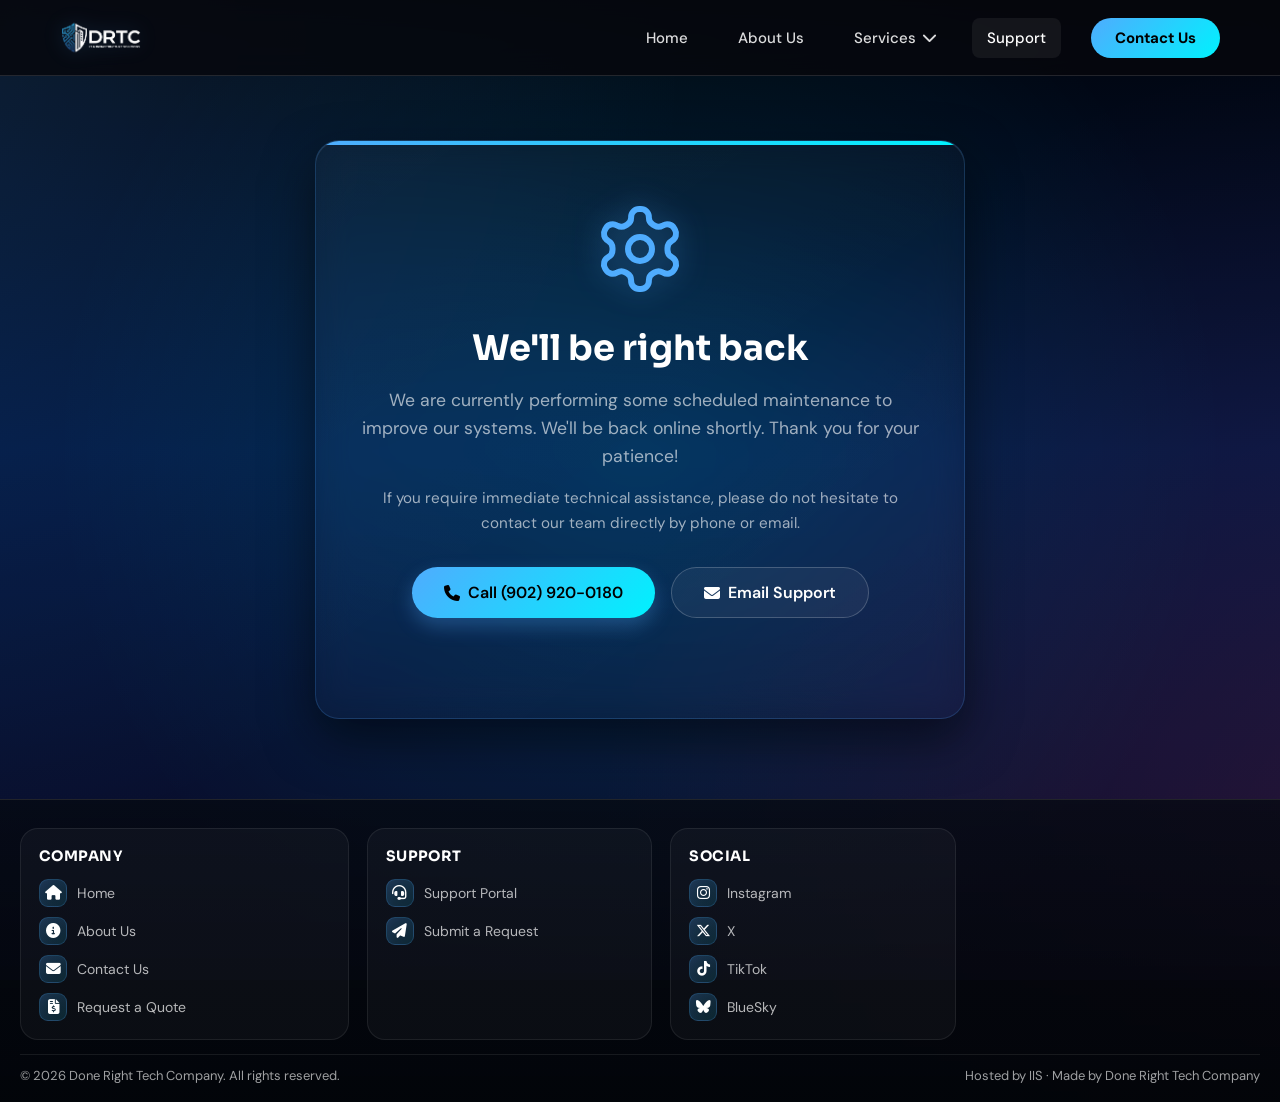
<file: support.html>
<!DOCTYPE html>
<html lang="en">
<head>
    <meta charset="UTF-8">
    <meta name="viewport" content="width=device-width, initial-scale=1.0">
    <title>Support Portal | Done Right Tech Company</title>
    <link rel="icon" href="images/favicon.png" type="image/png">
    
    <!-- External Fonts & Icons -->
    <link href="https://fonts.googleapis.com/css2?family=DM+Sans:ital,opsz,wght@0,9..40,400;0,9..40,500;0,9..40,600;0,9..40,700;1,9..40,400&family=Sora:wght@400;500;600;700;800&display=swap" rel="stylesheet">
    <link rel="stylesheet" href="https://cdnjs.cloudflare.com/ajax/libs/font-awesome/6.7.2/css/all.min.css">

    <style>
        *, ::before, ::after { box-sizing: border-box; }
        * { border: 0; margin: 0; padding: 0; }

        :root {
            --bg: #07080d;
            --panel: rgba(255, 255, 255, 0.06);
            --panel2: rgba(255, 255, 255, 0.08);
            --text: rgba(255, 255, 255, 0.86);
            --muted: rgba(255, 255, 255, 0.62);
            --border: rgba(255, 255, 255, 0.12);
            --shadow: 0 18px 50px rgba(0, 0, 0, 0.55);
            --primary: #4facfe;
            --primary-gradient: linear-gradient(135deg, #4facfe 0%, #00f2fe 100%);
        }

        body {
            -webkit-font-smoothing: antialiased;
            font-family: 'DM Sans', system-ui, -apple-system, Segoe UI, Roboto, Arial;
            font-optical-sizing: auto;
            background: #07080d;
            color: var(--text);
            min-height: 100vh;
            overflow-x: hidden;
            display: flex; 
            flex-direction: column; 
            position: relative;
            z-index: 0;
        }

        /* Animated Ambient Background */
        body::before {
            content: ""; position: fixed; inset: -80px;
            background: linear-gradient(180deg, rgba(0,0,0,0.82) 0%, rgba(0,26,77,0.78) 50%, rgba(13,13,43,0.84) 100%);
            pointer-events: none; z-index: -1; transform: translateZ(0);
        }
        body::after {
            content: ""; position: fixed; top: 50%; left: 50%; width: 150vw; height: 150vh;
            transform: translate(-50%, -50%);
            background: 
                radial-gradient(circle at 10% 20%, rgba(79, 172, 254, 0.15) 0%, transparent 40%),
                radial-gradient(circle at 90% 80%, rgba(255, 42, 95, 0.12) 0%, transparent 40%),
                radial-gradient(circle at 50% 50%, rgba(0, 242, 254, 0.1) 0%, transparent 50%);
            pointer-events: none; z-index: -1; animation: drift 20s infinite alternate linear; mix-blend-mode: screen;
        }

        @keyframes drift {
            0% { transform: translate(-50%, -50%) rotate(0deg) scale(1); }
            50% { transform: translate(-45%, -55%) rotate(10deg) scale(1.1); }
            100% { transform: translate(-55%, -45%) rotate(-10deg) scale(0.9); }
        }

        button, input, textarea, select { font-family: inherit; font-size: 100%; color: inherit; background: transparent; }
        a { color: inherit; text-decoration: none; }
        a:focus-visible, button:focus-visible { outline: 2px solid var(--primary); outline-offset: 3px; }
        
        .skip-link {
            position: absolute; top: -100px; left: 16px; z-index: 1000; padding: 12px 20px;
            background: var(--primary); color: #000; font-weight: 700; border-radius: 8px; transition: top 0.2s ease;
        }
        .skip-link:focus { top: 16px; }

        /* ================= NEW NAVBAR ================= */
        .site-header {
            position: fixed; top: 0; left: 0; right: 0; z-index: 1000;
            background: rgba(7, 8, 13, 0.85); backdrop-filter: blur(16px); -webkit-backdrop-filter: blur(16px);
            border-bottom: 1px solid var(--border); transition: all 0.3s ease;
        }
        .site-header.scrolled { padding: 5px 0; background: rgba(7, 8, 13, 0.98); }
        
        .nav-container {
            max-width: 1200px; margin: 0 auto; padding: 15px 20px;
            display: flex; align-items: center; justify-content: space-between;
        }
        .nav-brand img { max-height: 45px; width: auto; display: block; filter: drop-shadow(0 0 10px rgba(79, 172, 254, 0.2)); }
        
        .main-nav { display: flex; align-items: center; gap: 30px; }
        .nav-list { display: flex; align-items: center; gap: 20px; list-style: none; margin: 0; padding: 0; }
        .nav-link {
            color: var(--text); font-weight: 500; font-size: 15px; display: flex; align-items: center; gap: 6px;
            padding: 10px 15px; border-radius: 8px; transition: all 0.2s ease; cursor: pointer;
        }
        .nav-link:hover, .nav-link.active { color: #fff; background: var(--panel); }

        .nav-item-dropdown { position: relative; }
        .dropdown-menu {
            position: absolute; top: 100%; left: 50%; transform: translateX(-50%) translateY(15px);
            background: #11141e; border: 1px solid var(--border); border-radius: 16px; box-shadow: var(--shadow);
            opacity: 0; visibility: hidden; transition: all 0.3s ease; pointer-events: none;
            padding: 24px; display: flex; gap: 40px; min-width: 600px;
        }
        .nav-item-dropdown::after { content: ''; position: absolute; top: 100%; left: 0; width: 100%; height: 20px; }
        .nav-item-dropdown:hover .dropdown-menu { opacity: 1; visibility: visible; transform: translateX(-50%) translateY(0); pointer-events: auto; }

        .mega-column h4 {
            font-family: 'Sora', sans-serif; font-size: 0.9rem; text-transform: uppercase;
            letter-spacing: 1px; margin-bottom: 15px; border-bottom: 1px solid var(--border); padding-bottom: 8px;
        }
        .mega-column h4 a { color: var(--primary); transition: color 0.2s ease; }
        .mega-column h4 a:hover { color: #fff; }
        .mega-column > a { display: block; color: var(--muted); font-size: 0.95rem; padding: 8px 0; transition: color 0.2s ease, transform 0.2s ease; }
        .mega-column > a:hover { color: #fff; transform: translateX(3px); }

        .nav-btn {
            background: var(--primary-gradient); color: #000; padding: 10px 24px; border-radius: 50px;
            font-weight: 700; transition: transform 0.2s, box-shadow 0.2s; border: none; display: inline-block; cursor: pointer; font-size: 15px;
        }
        .nav-btn:hover { transform: translateY(-2px); box-shadow: 0 8px 20px rgba(79, 172, 254, 0.3); color: #fff; }
        .mobile-toggle { display: none; background: none; border: none; color: #fff; font-size: 1.5rem; cursor: pointer; padding: 5px; }

        @media (max-width: 960px) {
            .mobile-toggle { display: block; }
            .main-nav {
                position: absolute; top: 100%; left: 0; width: 100%; background: #0b0d14; border-bottom: 1px solid var(--border);
                flex-direction: column; align-items: flex-start; padding: 20px; gap: 15px; opacity: 0; visibility: hidden;
                transform: translateY(-10px); transition: all 0.3s ease; box-shadow: 0 20px 40px rgba(0,0,0,0.8);
            }
            .main-nav.active { opacity: 1; visibility: visible; transform: translateY(0); }
            .nav-list { flex-direction: column; width: 100%; align-items: flex-start; gap: 10px; }
            .nav-list li { width: 100%; }
            .nav-link { width: 100%; justify-content: space-between; }
            .dropdown-menu {
                position: static; transform: none; width: 100%; min-width: auto; background: transparent; border: none;
                box-shadow: none; flex-direction: column; gap: 20px; padding: 10px 15px; display: none;
            }
            .nav-item-dropdown.mobile-open .dropdown-menu { display: flex; opacity: 1; visibility: visible; pointer-events: auto; }
            .nav-item-dropdown:hover .dropdown-menu { transform: none; }
            .nav-actions { width: 100%; display: flex; justify-content: center; margin-top: 10px; }
        }

        /* ================= SUPPORT PAGE CONTENT ================= */
        .support-container {
            flex: 1;
            display: flex;
            align-items: center;
            justify-content: center;
            padding: 140px 20px 80px;
        }

        .support-box {
            background: linear-gradient(145deg, rgba(255, 255, 255, 0.03) 0%, rgba(255, 255, 255, 0.01) 100%);
            backdrop-filter: blur(16px);
            -webkit-backdrop-filter: blur(16px);
            border: 1px solid rgba(79, 172, 254, 0.2);
            border-radius: 24px;
            padding: 60px 40px;
            max-width: 650px;
            width: 100%;
            text-align: center;
            box-shadow: 0 20px 50px rgba(0,0,0,0.5), inset 0 1px 0 rgba(255, 255, 255, 0.1);
            position: relative;
            overflow: hidden;
            animation: fadeUp 0.8s ease-out forwards;
        }

        .support-box::before {
            content: '';
            position: absolute;
            top: 0; left: 0; width: 100%; height: 4px;
            background: linear-gradient(90deg, #4facfe, #00f2fe);
        }

        /* The Spinning Gear */
        .gear-icon {
            color: var(--primary);
            margin-bottom: 24px;
            display: inline-block;
            filter: drop-shadow(0 0 15px rgba(79, 172, 254, 0.4));
        }

        @keyframes spin-slow {
            from { transform: rotate(0deg); }
            to { transform: rotate(360deg); }
        }
        .animate-spin-slow {
            animation: spin-slow 8s linear infinite;
        }

        .support-title {
            font-family: 'Sora', sans-serif;
            font-size: 2.2rem;
            color: #fff;
            margin-bottom: 16px;
        }

        .support-desc {
            color: var(--muted);
            font-size: 1.1rem;
            line-height: 1.6;
            margin-bottom: 32px;
        }

        .support-actions {
            display: flex;
            gap: 16px;
            justify-content: center;
            flex-wrap: wrap;
            margin-bottom: 40px;
        }

        .support-btn {
            padding: 14px 32px;
            border-radius: 50px;
            font-weight: 600;
            font-size: 1rem;
            transition: all 0.3s ease;
            display: inline-flex;
            align-items: center;
            gap: 8px;
        }

        .btn-primary {
            background: var(--primary-gradient);
            color: #000;
            box-shadow: 0 8px 20px rgba(79, 172, 254, 0.3);
        }

        .btn-primary:hover {
            transform: translateY(-2px);
            box-shadow: 0 12px 25px rgba(79, 172, 254, 0.5);
            color: #fff;
        }

        .btn-outline {
            background: rgba(255, 255, 255, 0.05);
            color: #fff;
            border: 1px solid rgba(255, 255, 255, 0.2);
        }

        .btn-outline:hover {
            background: rgba(255, 255, 255, 0.1);
            border-color: rgba(255, 255, 255, 0.4);
            transform: translateY(-2px);
        }

        @keyframes fadeUp {
            from { opacity: 0; transform: translateY(30px); }
            to { opacity: 1; transform: translateY(0); }
        }

        @media (max-width: 600px) {
            .support-box { padding: 40px 20px; }
            .support-title { font-size: 1.8rem; }
            .support-actions { flex-direction: column; }
            .support-btn { width: 100%; justify-content: center; }
        }
        /* ================= FOOTER (from index.html) ================= */
        .site-footer {
            margin-top: auto; padding: 28px 20px 18px; color: var(--muted); font-size: 14px;
            border-top: 1px solid var(--border); background: linear-gradient(180deg, rgba(6, 10, 18, 0.78), rgba(2, 5, 10, 0.94));
        }
        .footer-grid { max-width: 1320px; margin: auto; display: grid; grid-template-columns: minmax(0, 1.15fr) repeat(3, minmax(0, 1fr)); gap: 18px; align-items: stretch; }
        .footer-col {
            background: rgba(255, 255, 255, 0.035); border: 1px solid rgba(255, 255, 255, 0.08);
            border-radius: 18px; padding: 18px; display: flex; flex-direction: column; gap: 10px; transition: transform 0.4s, box-shadow 0.4s;
        }
        .footer-col:hover { transform: translateY(-4px); box-shadow: 0 10px 25px rgba(79, 172, 254, 0.15); border-color: rgba(79, 172, 254, 0.3); }
        .footer-col h4 { font-family: 'Sora', sans-serif; color: #fff; font-size: 0.9rem; margin-bottom: 4px; text-transform: uppercase; letter-spacing: 0.45px; }
        .footer-link-group { display: grid; gap: 10px; }

        .footer-link {
            display: inline-flex; align-items: center; gap: 10px; color: rgba(255, 255, 255, 0.7);
            transition: color 0.18s ease, transform 0.18s ease; text-decoration: none;
        }
        .footer-link i {
            width: 28px; height: 28px; display: inline-flex; align-items: center; justify-content: center;
            border-radius: 9px; background: linear-gradient(135deg, rgba(79, 172, 254, 0.22), rgba(0, 242, 254, 0.08));
            border: 1px solid rgba(79, 172, 254, 0.24); box-shadow: inset 0 0 18px rgba(79, 172, 254, 0.08); color: #fff; font-size: 0.92rem; flex-shrink: 0;
        }
        .footer-link:hover { color: #fff; transform: translateX(4px); }

        .footer-bottom {
            max-width: 1320px; margin: 14px auto 0; padding-top: 12px; display: flex; justify-content: space-between;
            gap: 12px; align-items: flex-end; color: var(--muted); font-size: 13px; border-top: 1px solid rgba(255, 255, 255, 0.08);
        }

        /* Mobile Adjustments */
        @media (max-width: 980px) { .footer-grid { grid-template-columns: repeat(2, minmax(0, 1fr)); } }
        @media (max-width: 640px) {
            .footer-grid { grid-template-columns: 1fr; }
            .footer-bottom { flex-direction: column; align-items: flex-start; text-align: left; }
        }

        
        @media (max-width: 768px) {
            
        }
    </style>
</head>
<body>

<a href="#main-content" class="skip-link">Skip to main content</a>

<!-- ================= NAVIGATION BAR ================= -->
<header class="site-header" id="siteHeader">
    <div class="nav-container">
        <a class="nav-brand" href="index.html">
            <img src="images/DRTC-Logo.png" onerror="this.onerror=null; this.src='https://placehold.co/380x100/07080d/4facfe?text=DRTC+Tech';" alt="DRTC Logo">
        </a>

        <button class="mobile-toggle" id="mobileToggle" aria-label="Toggle menu">
            <i class="fa-solid fa-bars"></i>
        </button>

        <nav class="main-nav" id="mainNav">
            <ul class="nav-list">
                <li><a class="nav-link" href="index.html">Home</a></li>
                <li><a class="nav-link" href="about.html">About Us</a></li>
                
                <!-- Mega Menu Dropdown -->
                <li class="nav-item-dropdown">
                    <a class="nav-link" href="services.html" id="servicesToggle">
                        Services <i class="fa-solid fa-chevron-down"></i>
                    </a>
                    <div class="dropdown-menu">
                        <div class="mega-column">
                            <h4><a href="services.html#ds-main">Digital</a></h4>
                            <a href="services.html?open=web-development">Web Development</a>
                            <a href="services.html?open=infrastructure-hosting">Cloud Hosting</a>
                            <a href="services.html?open=server-configuration">Server Config</a>
                        </div>
                        <div class="mega-column">
                            <h4><a href="services.html#rs-main">Residential</a></h4>
                            <a href="services.html?open=pc-building">PC Building</a>
                            <a href="services.html?open=hardware-support">Hardware Repair</a>
                            <a href="services.html?open=software-support">Software Support</a>
                        </div>
                        <div class="mega-column">
                            <h4><a href="services.html#en-main">Networking</a></h4>
                            <a href="services.html?open=enterprise-networking">Enterprise Networks</a>
                            <a href="services.html?open=home-networking">Home Networking</a>
                            <a href="services.html?open=voip-setup">VoIP Setup</a>
                        </div>
                    </div>
                </li>

                <li><a class="nav-link active" href="support.html">Support</a></li>
            </ul>
            <div class="nav-actions">
                <a href="contact.html" class="nav-btn">Contact Us</a>
            </div>
        </nav>
    </div>
</header>

<!-- ================= MAIN CONTENT START ================= -->
<main id="main-content" class="support-container">

    <div class="support-box">
        
        <!-- Animated Gear Icon -->
        <div class="gear-icon">
            <svg xmlns="http://www.w3.org/2000/svg" width="96" height="96" viewBox="0 0 24 24" fill="none" stroke="currentColor" stroke-width="1.5" stroke-linecap="round" stroke-linejoin="round" class="animate-spin-slow">
                <path d="M12.22 2h-.44a2 2 0 0 0-2 2v.18a2 2 0 0 1-1 1.73l-.43.25a2 2 0 0 1-2 0l-.15-.08a2 2 0 0 0-2.73.73l-.22.38a2 2 0 0 0 .73 2.73l.15.1a2 2 0 0 1 1 1.72v.51a2 2 0 0 1-1 1.74l-.15.09a2 2 0 0 0-.73 2.73l.22.38a2 2 0 0 0 2.73.73l.15-.08a2 2 0 0 1 2 0l.43.25a2 2 0 0 1 1 1.73V20a2 2 0 0 0 2 2h.44a2 2 0 0 0 2-2v-.18a2 2 0 0 1 1-1.73l.43-.25a2 2 0 0 1 2 0l.15.08a2 2 0 0 0 2.73-.73l.22-.39a2 2 0 0 0-.73-2.73l-.15-.08a2 2 0 0 1-1-1.74v-.5a2 2 0 0 1 1-1.74l.15-.09a2 2 0 0 0 .73-2.73l-.22-.38a2 2 0 0 0-2.73-.73l-.15.08a2 2 0 0 1-2 0l-.43-.25a2 2 0 0 1-1-1.73V4a2 2 0 0 0-2-2z"/>
                <circle cx="12" cy="12" r="3"/>
            </svg>
        </div>

        <h1 class="support-title">We'll be right back</h1>
        <p class="support-desc">We are currently performing some scheduled maintenance to improve our systems. We'll be back online shortly. Thank you for your patience!</p>
        
        <p class="support-desc" style="font-size: 0.95rem; margin-top: -16px;">If you require immediate technical assistance, please do not hesitate to contact our team directly by phone or email.</p>

        <div class="support-actions">
            <a href="tel:+19029200180" class="support-btn btn-primary"><i class="fa-solid fa-phone"></i> Call (902) 920-0180</a>
            <a href="mailto:contact@drtc.net" class="support-btn btn-outline"><i class="fa-solid fa-envelope"></i> Email Support</a>
        </div>
    </div>

</main>

<!-- ================= FOOTER ================= -->
<footer class="site-footer">
    <div class="footer-grid">
        <div class="footer-col">
            <h4>Company</h4>
            <div class="footer-link-group">
                <a href="index.html" class="footer-link"><i class="fa-solid fa-house"></i> Home</a>
                <a href="about.html" class="footer-link"><i class="fa-solid fa-circle-info"></i> About Us</a>
                <a href="contact.html" class="footer-link"><i class="fa-solid fa-envelope"></i> Contact Us</a>
                <a href="quote.html" class="footer-link"><i class="fa-solid fa-file-invoice-dollar"></i> Request a Quote</a>
            </div>
        </div>

        <div class="footer-col">
            <h4>Support</h4>
            <div class="footer-link-group">
                <a href="support.html" class="footer-link"><i class="fa-solid fa-headset"></i> Support Portal</a>
                <a href="quote.html" class="footer-link"><i class="fa-solid fa-paper-plane"></i> Submit a Request</a>
            </div>
        </div>

        <div class="footer-col">
            <h4>Social</h4>
            <div class="footer-link-group">
                <a href="https://www.instagram.com/donerighttechco" target="_blank" rel="noopener" class="footer-link"><i class="fa-brands fa-instagram"></i> Instagram</a>
                <a href="https://x.com/donerighttechco" target="_blank" rel="noopener" class="footer-link"><i class="fa-brands fa-x-twitter"></i> X</a>
                <a href="https://www.tiktok.com/@donerighttechco" target="_blank" rel="noopener" class="footer-link"><i class="fa-brands fa-tiktok"></i> TikTok</a>
                <a href="https://bsky.app/profile/done-righttechco.bsky.social" target="_blank" rel="noopener" class="footer-link"><i class="fa-brands fa-bluesky"></i> BlueSky</a>
            </div>
        </div>
    </div>
    
    <div class="footer-bottom">
        <p class="footer-copy">&copy; 2026 Done Right Tech Company. All rights reserved.</p>
        <p class="footer-note">Hosted by IIS &middot; Made by Done Right Tech Company</p>
    </div>
</footer>

<script>
    // 1. NAVBAR LOGIC
    (() => {
        const header = document.getElementById("siteHeader");
        const mobileToggle = document.getElementById("mobileToggle");
        const mainNav = document.getElementById("mainNav");
        const servicesToggle = document.getElementById("servicesToggle");
        const dropdownParent = servicesToggle.parentElement;

        window.addEventListener("scroll", () => {
            if (window.scrollY > 20) header.classList.add("scrolled");
            else header.classList.remove("scrolled");
        });

        mobileToggle.addEventListener("click", (e) => {
            e.stopPropagation();
            mainNav.classList.toggle("active");
            const icon = mobileToggle.querySelector('i');
            if (mainNav.classList.contains('active')) {
                icon.classList.remove('fa-bars');
                icon.classList.add('fa-xmark');
            } else {
                icon.classList.remove('fa-xmark');
                icon.classList.add('fa-bars');
            }
        });

        servicesToggle.addEventListener("click", (e) => {
            if (window.innerWidth <= 960) {
                e.preventDefault();
                dropdownParent.classList.toggle("mobile-open");
            }
        });

        document.addEventListener("click", (e) => {
            if (!header.contains(e.target) && mainNav.classList.contains("active")) {
                mainNav.classList.remove("active");
                mobileToggle.querySelector('i').classList.replace('fa-xmark', 'fa-bars');
                dropdownParent.classList.remove("mobile-open");
            }
        });
    })();
</script>

</body>
</html>
</file>
